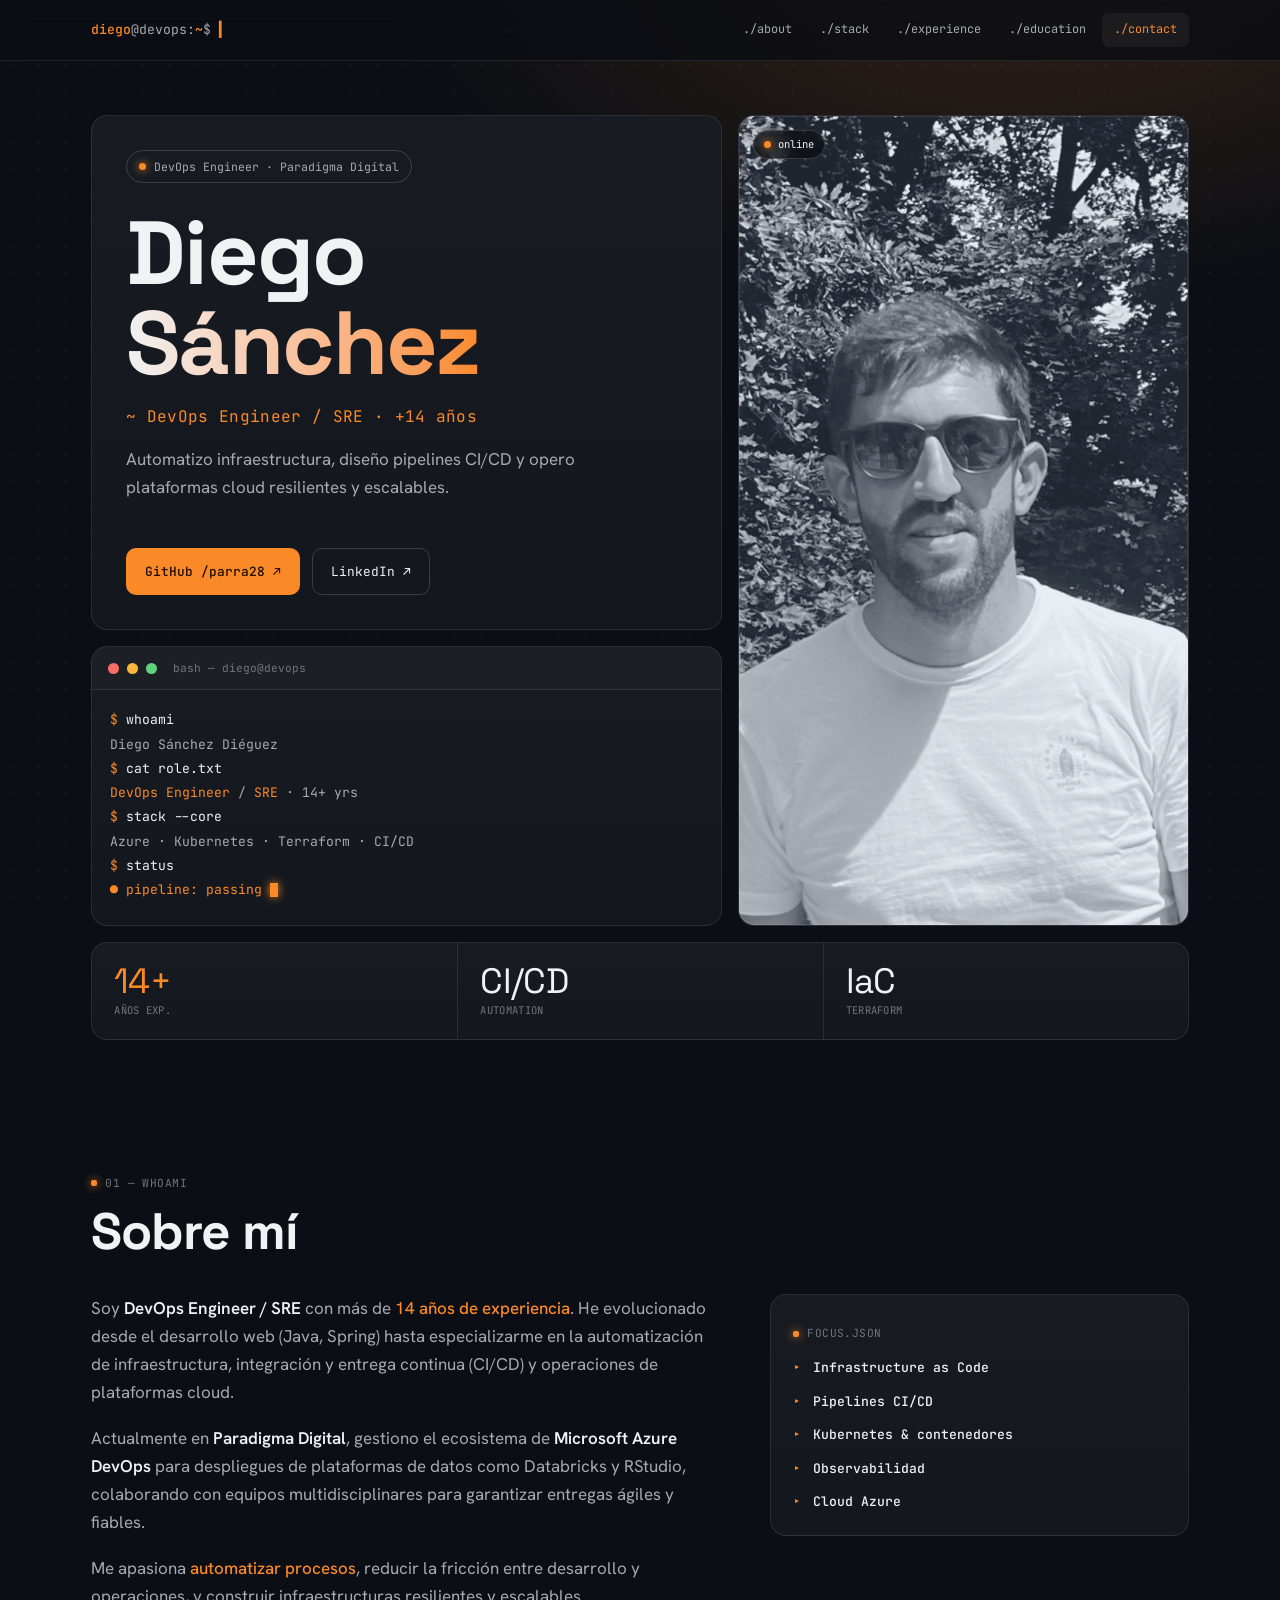
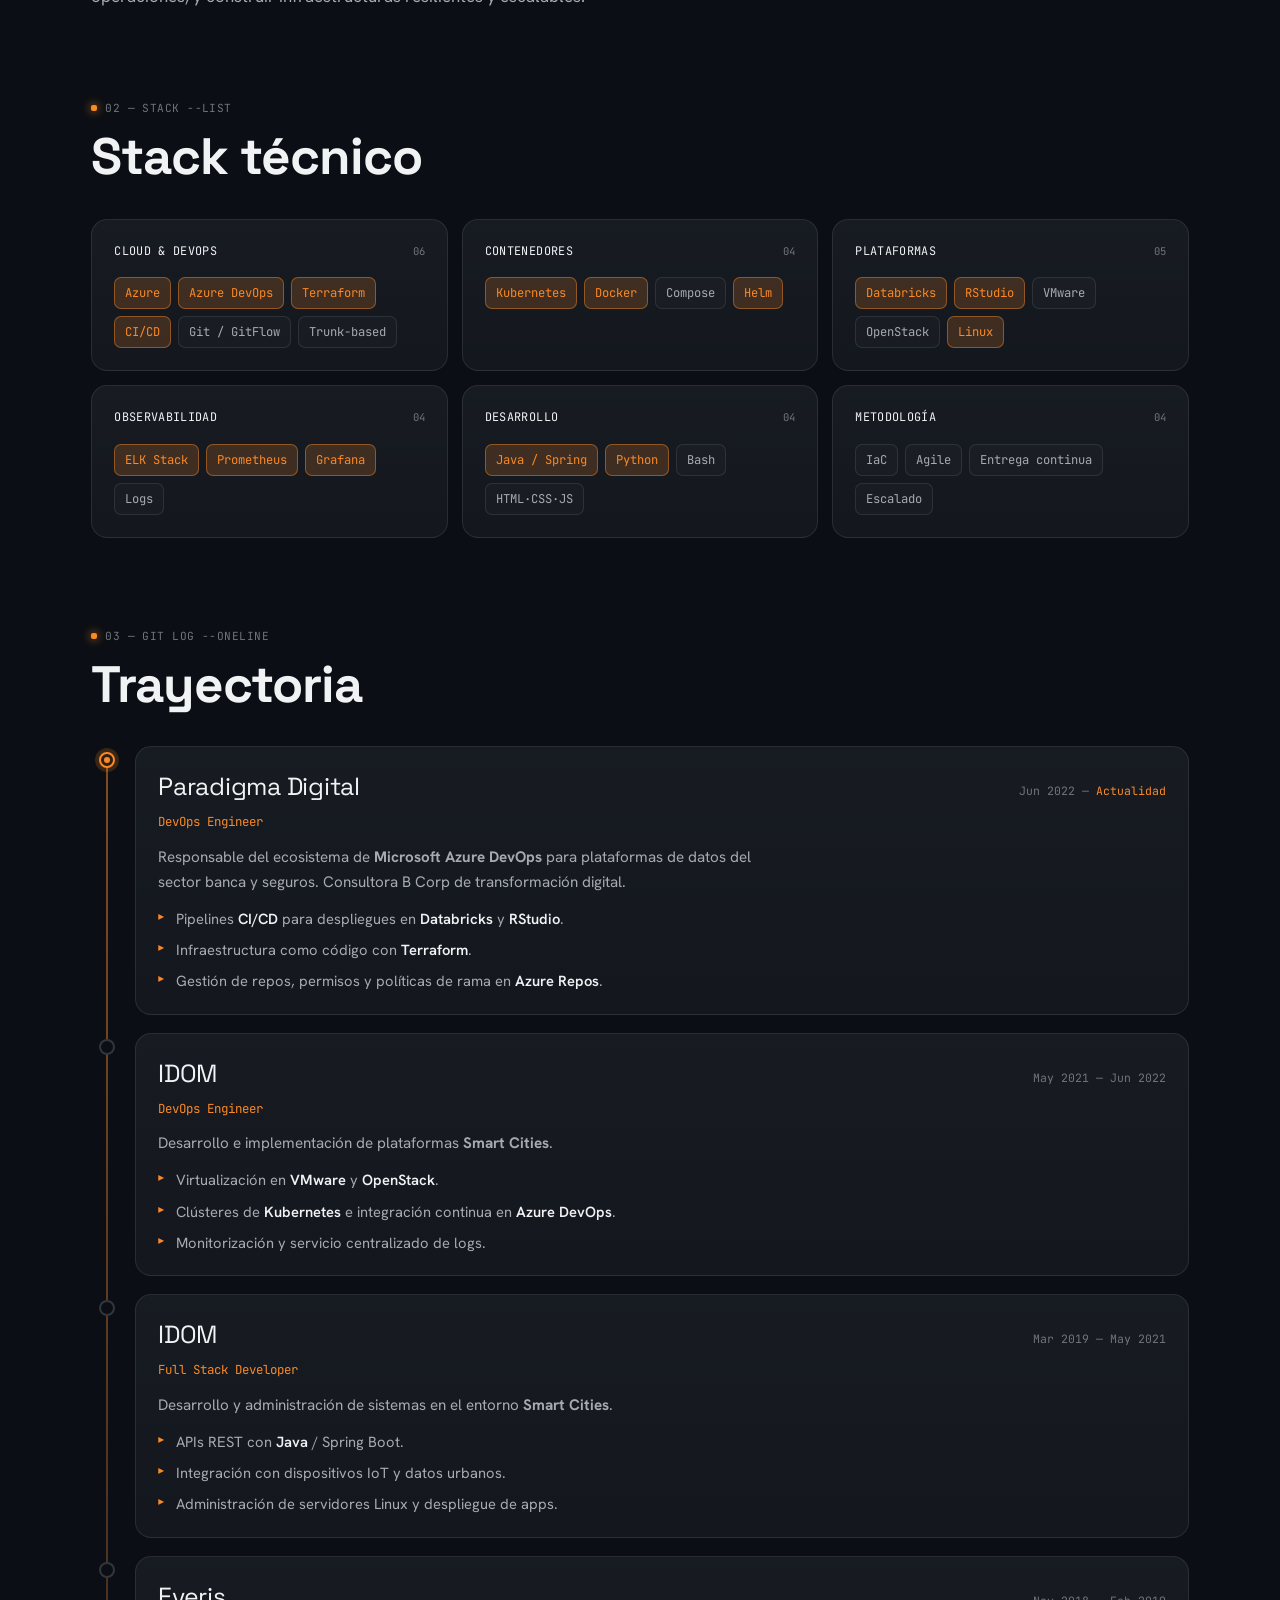
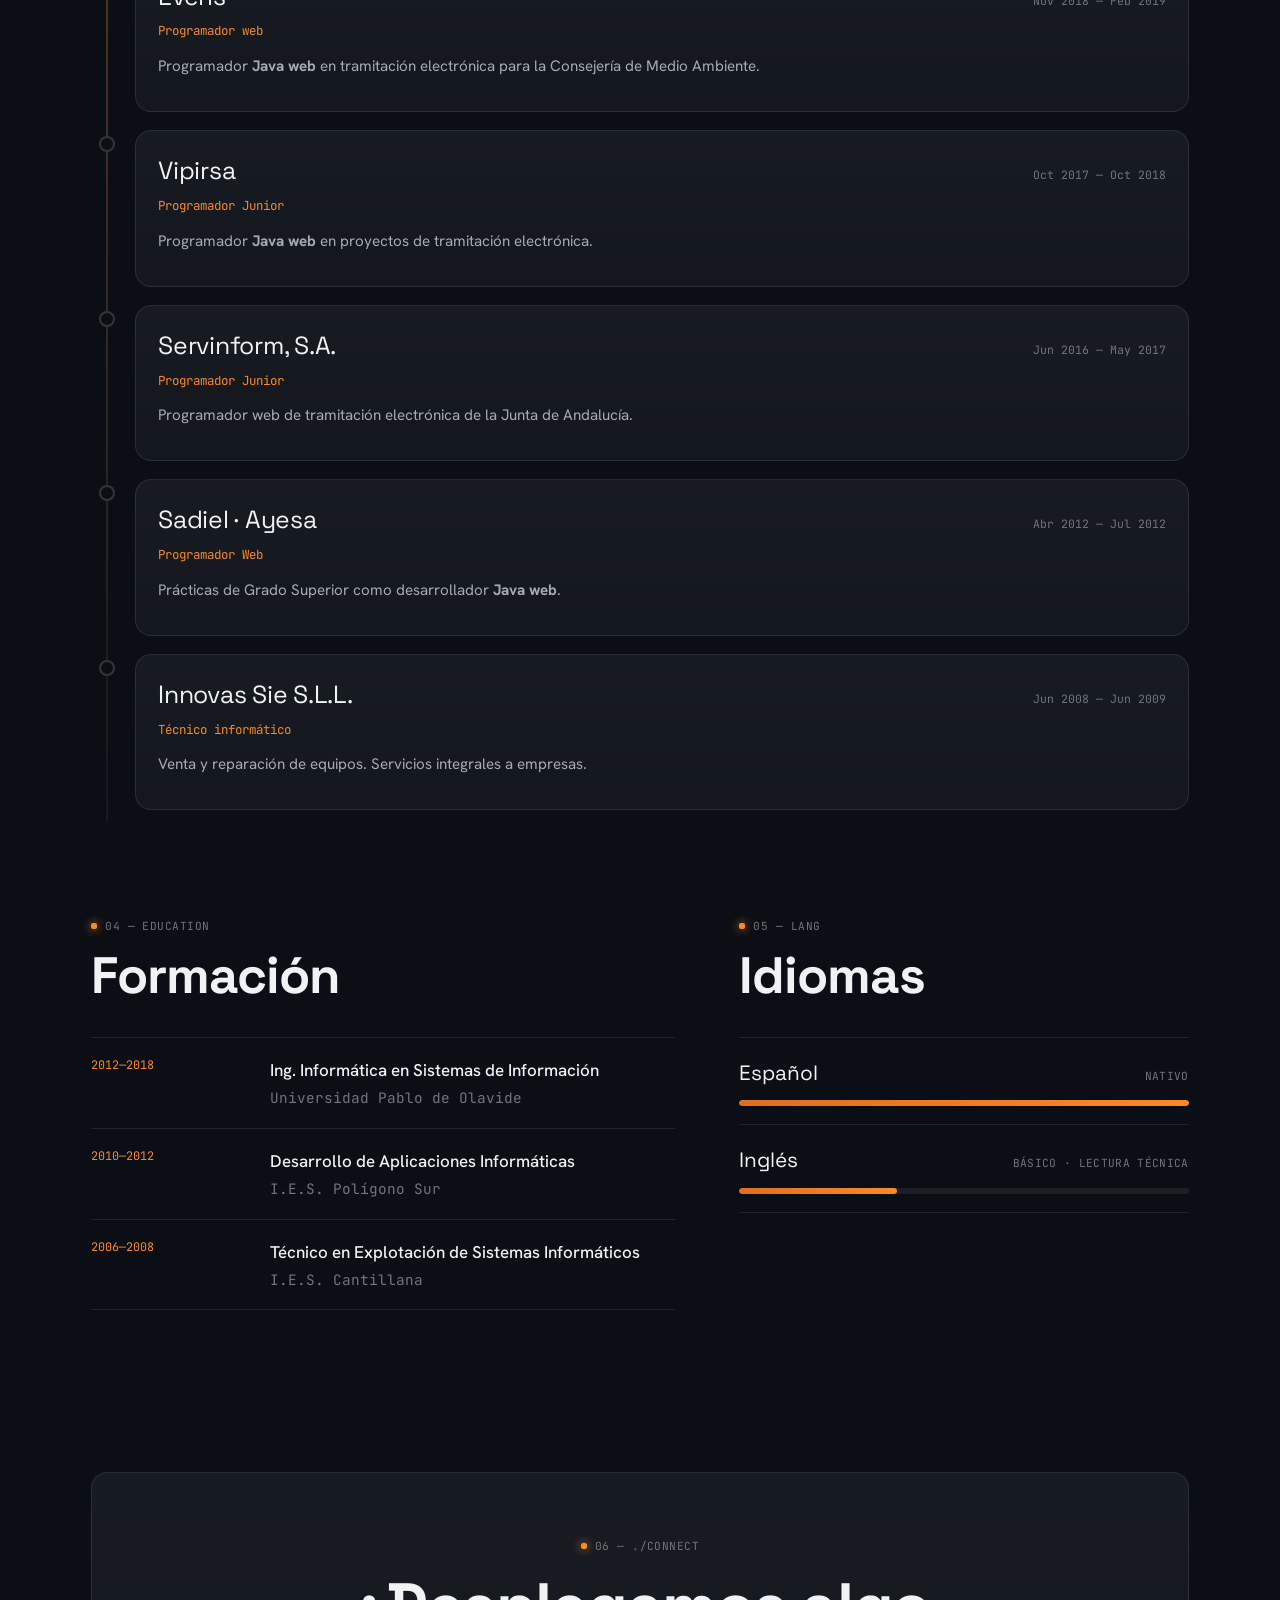
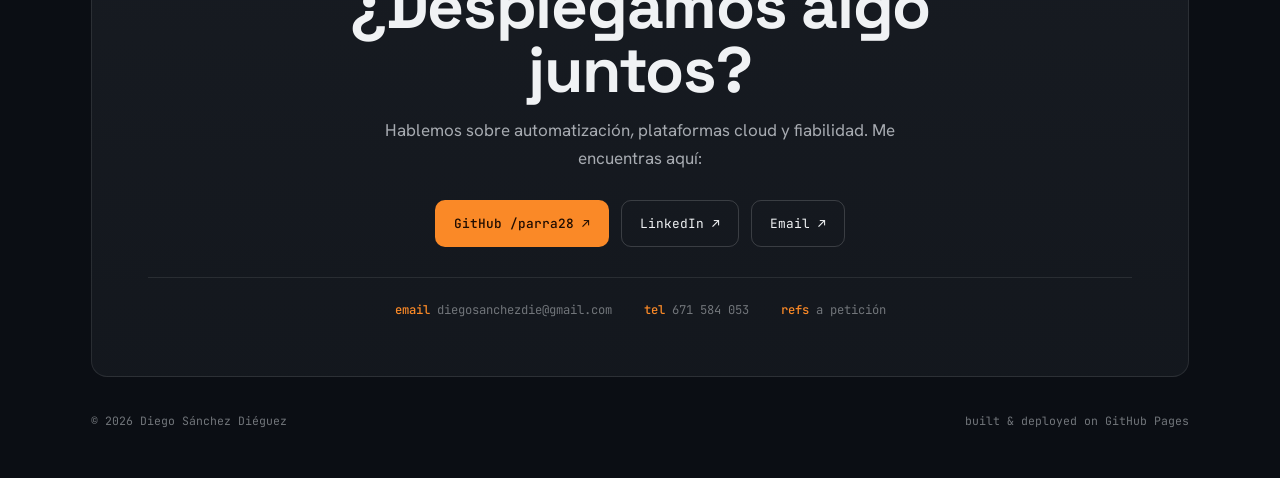
<file: index.html>
<!DOCTYPE html>
<html lang="es">
<head>
<meta charset="UTF-8" />
<meta name="viewport" content="width=device-width, initial-scale=1.0" />
<title>Diego Sánchez · DevOps Engineer / SRE</title>
<meta name="description" content="Diego Sánchez Diéguez — DevOps Engineer / SRE. +14 años automatizando infraestructura, CI/CD y plataformas cloud (Azure, Kubernetes, Terraform)." />
<meta property="og:title" content="Diego Sánchez · DevOps Engineer / SRE" />
<meta property="og:description" content="DevOps Engineer / SRE — automatización de infraestructura, CI/CD y cloud." />
<meta property="og:type" content="website" />
<link rel="preconnect" href="https://fonts.googleapis.com" />
<link rel="preconnect" href="https://fonts.gstatic.com" crossorigin />
<link href="https://fonts.googleapis.com/css2?family=Space+Grotesk:wght@400;500;600;700&family=JetBrains+Mono:wght@400;500;700&family=Hanken+Grotesk:wght@300;400;500;600&display=swap" rel="stylesheet" />
<style>
  :root {
    --bg: oklch(0.165 0.012 260);
    --bg-2: oklch(0.205 0.014 260);
    --panel: oklch(0.222 0.014 260);
    --panel-2: oklch(0.255 0.015 260);
    --line: oklch(1 0 0 / 0.09);
    --line-2: oklch(1 0 0 / 0.16);
    --ink: oklch(0.96 0.004 250);
    --ink-soft: oklch(0.74 0.01 255);
    --ink-faint: oklch(0.56 0.01 255);

    --accent: oklch(0.74 0.17 55);
    --accent-deep: oklch(0.66 0.16 50);
    --accent-glow: oklch(0.74 0.17 55 / 0.18);
    --accent-ink: oklch(0.18 0.04 55);

    --font-display: "Space Grotesk", system-ui, sans-serif;
    --font-mono: "JetBrains Mono", ui-monospace, monospace;
    --font-body: "Hanken Grotesk", system-ui, sans-serif;

    --maxw: 1200px;
    --gutter: clamp(18px, 4vw, 56px);
  }
  * { box-sizing: border-box; }
  html { -webkit-font-smoothing: antialiased; text-rendering: optimizeLegibility; scroll-behavior: smooth; }
  body {
    margin: 0; color: var(--ink); font-family: var(--font-body);
    font-size: 17px; line-height: 1.65; overflow-x: hidden;
    background:
      radial-gradient(1100px 620px at 80% -8%, var(--accent-glow), transparent 60%),
      var(--bg);
    background-attachment: fixed;
  }
  body::before {
    content: ""; position: fixed; inset: 0; z-index: 0; pointer-events: none;
    background-image: radial-gradient(oklch(1 0 0 / 0.045) 1px, transparent 1px);
    background-size: 26px 26px;
  }
  body > * { position: relative; z-index: 1; }
  ::selection { background: var(--accent); color: var(--accent-ink); }
  a { color: inherit; text-decoration: none; }

  .wrap { max-width: var(--maxw); margin: 0 auto; padding-left: var(--gutter); padding-right: var(--gutter); }
  .mono { font-family: var(--font-mono); }
  .accent { color: var(--accent); }
  .display { font-family: var(--font-display); letter-spacing: -0.02em; line-height: 1; }

  /* ── NAV ── */
  .nav { position: sticky; top: 0; z-index: 40; background: color-mix(in oklch, var(--bg) 78%, transparent); backdrop-filter: blur(14px); border-bottom: 1px solid var(--line); }
  .nav .wrap { display: flex; align-items: center; justify-content: space-between; height: 60px; }
  .nav .prompt { font-family: var(--font-mono); font-size: 0.82rem; color: var(--ink-soft); }
  .nav .prompt .accent { font-weight: 500; }
  .nav .prompt .blink { color: var(--accent); animation: blink 1.1s steps(1) infinite; }
  @keyframes blink { 50% { opacity: 0; } }
  .nav nav { display: flex; gap: 4px; }
  .nav nav a { font-family: var(--font-mono); font-size: 0.74rem; color: var(--ink-soft); padding: 7px 12px; border-radius: 7px; transition: all .15s; }
  .nav nav a:hover, .nav nav a.active { color: var(--accent); background: oklch(1 0 0 / 0.05); }
  @media (max-width: 760px){ .nav nav { display: none; } }

  /* ── card primitive ── */
  .card { background: linear-gradient(180deg, var(--panel), var(--bg-2)); border: 1px solid var(--line); border-radius: 16px; }
  .tag-label { display: inline-flex; align-items: center; gap: 8px; font-family: var(--font-mono); font-size: 0.7rem; letter-spacing: 0.04em; text-transform: uppercase; color: var(--ink-faint); }
  .tag-label::before { content: ""; width: 6px; height: 6px; border-radius: 2px; background: var(--accent); box-shadow: 0 0 10px var(--accent); }

  /* ── HERO ── */
  .hero { padding-top: clamp(34px, 6vh, 70px); padding-bottom: clamp(28px, 5vh, 56px); }
  .hero-grid { display: grid; grid-template-columns: 1.4fr 1fr; grid-auto-rows: auto; gap: 16px; }
  .cell-intro { grid-column: 1; grid-row: 1; }
  .cell-term { grid-column: 1; grid-row: 2; }
  .cell-photo { grid-column: 2; grid-row: 1 / span 2; }
  .cell-stats { grid-column: 1 / -1; grid-row: 3; }
  .cell { padding: clamp(22px, 3vw, 34px); }

  .cell-intro { display: flex; flex-direction: column; justify-content: space-between; gap: 26px; }
  .badge-row { display: flex; gap: 10px; flex-wrap: wrap; }
  .badge { display: inline-flex; align-items: center; gap: 8px; font-family: var(--font-mono); font-size: 0.72rem; color: var(--ink-soft); border: 1px solid var(--line-2); border-radius: 100px; padding: 6px 12px; }
  .badge .ok { width: 7px; height: 7px; border-radius: 50%; background: var(--accent); box-shadow: 0 0 9px var(--accent); }
  .hero h1 { margin: 0; font-size: clamp(2.9rem, 7vw, 5.6rem); color: var(--ink); }
  .hero h1 .grad { background: linear-gradient(92deg, var(--ink), var(--accent)); -webkit-background-clip: text; background-clip: text; -webkit-text-fill-color: transparent; }
  .hero .sub { margin-top: 16px; font-family: var(--font-mono); font-size: clamp(0.82rem, 1.4vw, 1rem); color: var(--accent); letter-spacing: 0.02em; }
  .hero .blurb { margin-top: 14px; color: var(--ink-soft); max-width: 46ch; }
  .cta-row { display: flex; gap: 12px; flex-wrap: wrap; margin-top: 4px; }
  .btn { display: inline-flex; align-items: center; gap: 9px; font-family: var(--font-mono); font-size: 0.8rem; padding: 12px 18px; border-radius: 10px; transition: all .18s; border: 1px solid transparent; }
  .btn.primary { background: var(--accent); color: var(--accent-ink); font-weight: 500; }
  .btn.primary:hover { box-shadow: 0 0 0 4px var(--accent-glow); transform: translateY(-2px); }
  .btn.ghost { border-color: var(--line-2); color: var(--ink); }
  .btn.ghost:hover { border-color: var(--accent); color: var(--accent); transform: translateY(-2px); }

  /* terminal cell */
  .cell-term { padding: 0; overflow: hidden; display: flex; flex-direction: column; }
  .term-bar { display: flex; align-items: center; gap: 8px; padding: 12px 16px; border-bottom: 1px solid var(--line); background: oklch(1 0 0 / 0.02); }
  .term-bar .dot { width: 11px; height: 11px; border-radius: 50%; }
  .term-bar .d1 { background: oklch(0.7 0.17 25); } .term-bar .d2 { background: oklch(0.82 0.15 80); } .term-bar .d3 { background: oklch(0.78 0.16 150); }
  .term-bar .ttl { margin-left: 8px; font-family: var(--font-mono); font-size: 0.7rem; color: var(--ink-faint); }
  .term-body { padding: 18px 18px 22px; font-family: var(--font-mono); font-size: 0.82rem; line-height: 1.85; flex: 1; }
  .term-body .ln { white-space: pre-wrap; }
  .term-body .cmd::before { content: "$ "; color: var(--accent); }
  .term-body .cmt { color: var(--ink-faint); }
  .term-body .out { color: var(--ink-soft); }
  .term-body .key { color: var(--accent); }
  .term-body .cursor { display: inline-block; width: 8px; height: 1.05em; vertical-align: -0.18em; background: var(--accent); box-shadow: 0 0 8px var(--accent); animation: blink 1.1s steps(1) infinite; }
  .reveal { opacity: 0; transform: translateY(4px); animation: rise .4s ease forwards; }
  @keyframes rise { to { opacity: 1; transform: none; } }
  @media (prefers-reduced-motion: reduce){ .reveal { animation: none; opacity: 1; transform: none; } .term-body .cursor { animation: none; } }

  /* photo cell */
  .cell-photo { padding: 0; position: relative; overflow: hidden; min-height: 340px; }
  .cell-photo img { width: 100%; height: 100%; object-fit: cover; object-position: 50% 42%; display: block; filter: contrast(1.02); }
  .cell-photo .glow { position: absolute; inset: 0; box-shadow: inset 0 0 0 1px var(--line); border-radius: 16px; pointer-events: none; }
  .cell-photo .live { position: absolute; top: 14px; left: 14px; display: inline-flex; align-items: center; gap: 7px; font-family: var(--font-mono); font-size: 0.66rem; color: var(--ink); background: oklch(0.15 0.01 260 / 0.7); backdrop-filter: blur(6px); padding: 5px 10px; border-radius: 100px; border: 1px solid var(--line-2); }
  .cell-photo .live .ok { width: 7px; height: 7px; border-radius: 50%; background: var(--accent); box-shadow: 0 0 9px var(--accent); }

  /* stats cell */
  .cell-stats { display: grid; grid-template-columns: repeat(3, 1fr); gap: 0; padding: 0; }
  .cell-stats .s { padding: 20px clamp(14px,2vw,22px); border-left: 1px solid var(--line); }
  .cell-stats .s:first-child { border-left: none; }
  .cell-stats .s .k { font-family: var(--font-display); font-size: clamp(1.5rem, 3vw, 2.2rem); color: var(--ink); letter-spacing: -0.02em; }
  .cell-stats .s .k.accent { color: var(--accent); }
  .cell-stats .s .l { margin-top: 4px; font-family: var(--font-mono); font-size: 0.66rem; letter-spacing: 0.03em; text-transform: uppercase; color: var(--ink-faint); }

  @media (max-width: 880px){
    .hero-grid { grid-template-columns: 1fr; }
    .cell-intro, .cell-term, .cell-photo, .cell-stats { grid-column: auto; grid-row: auto; }
    .cell-photo { min-height: 340px; order: -1; }
  }

  /* ── SECTION ── */
  section.block { padding-top: clamp(56px, 9vh, 110px); scroll-margin-top: 72px; }
  .sec-head { margin-bottom: clamp(26px, 4vh, 44px); }
  .sec-head .tag-label { margin-bottom: 14px; }
  .sec-head h2 { margin: 0; font-size: clamp(1.9rem, 4.4vw, 3.2rem); color: var(--ink); }

  /* ── ABOUT ── */
  .about { display: grid; grid-template-columns: 1.5fr 1fr; gap: clamp(24px, 4vw, 60px); align-items: start; }
  .about .body p { margin: 0 0 18px; color: var(--ink-soft); max-width: 62ch; }
  .about .body p:last-child { margin: 0; }
  .about .body strong { color: var(--ink); font-weight: 600; }
  .about .body .hl { color: var(--accent); font-weight: 500; }
  .about .aside { padding: 22px; }
  .about .aside .tag-label { margin-bottom: 14px; }
  .about .aside ul { list-style: none; margin: 0; padding: 0; display: flex; flex-direction: column; gap: 12px; }
  .about .aside li { display: flex; gap: 12px; align-items: baseline; font-family: var(--font-mono); font-size: 0.82rem; color: var(--ink-soft); }
  .about .aside li b { color: var(--ink); font-weight: 500; }
  .about .aside li .accent { color: var(--accent); }
  @media (max-width: 820px){ .about { grid-template-columns: 1fr; gap: 24px; } }

  /* ── SKILLS ── */
  .stack { display: grid; grid-template-columns: repeat(3, 1fr); gap: 14px; }
  .scat { padding: 22px; }
  .scat .h { display: flex; align-items: center; justify-content: space-between; margin-bottom: 16px; }
  .scat .h .n { font-family: var(--font-mono); font-size: 0.74rem; letter-spacing: 0.03em; text-transform: uppercase; color: var(--ink); }
  .scat .h .i { font-family: var(--font-mono); font-size: 0.66rem; color: var(--ink-faint); }
  .chips { display: flex; flex-wrap: wrap; gap: 7px; }
  .chip { font-family: var(--font-mono); font-size: 0.76rem; padding: 5px 10px; border-radius: 7px; border: 1px solid var(--line); color: var(--ink-soft); background: oklch(1 0 0 / 0.02); transition: all .15s; cursor: default; }
  .chip:hover { border-color: var(--line-2); color: var(--ink); }
  .chip.key { border-color: color-mix(in oklch, var(--accent) 45%, transparent); color: var(--accent); background: var(--accent-glow); }
  @media (max-width: 920px){ .stack { grid-template-columns: repeat(2, 1fr); } }
  @media (max-width: 600px){ .stack { grid-template-columns: 1fr; } }

  /* ── EXPERIENCE / PIPELINE ── */
  .pipe { position: relative; margin-left: 8px; }
  .pipe::before { content: ""; position: absolute; left: 7px; top: 6px; bottom: 6px; width: 2px; background: linear-gradient(var(--accent), var(--line)); opacity: 0.5; }
  .stage { position: relative; padding-left: 36px; padding-bottom: 18px; }
  .stage .node { position: absolute; left: 0; top: 6px; width: 16px; height: 16px; border-radius: 50%; background: var(--bg); border: 2px solid var(--line-2); }
  .stage.live .node { border-color: var(--accent); box-shadow: 0 0 0 4px var(--accent-glow); }
  .stage.live .node::after { content: ""; position: absolute; inset: 3px; border-radius: 50%; background: var(--accent); box-shadow: 0 0 8px var(--accent); }
  .stage .jobcard { padding: 20px 22px; transition: border-color .2s, transform .2s; }
  .stage .jobcard:hover { border-color: var(--line-2); transform: translateX(3px); }
  .stage .top { display: flex; flex-wrap: wrap; align-items: baseline; justify-content: space-between; gap: 8px; margin-bottom: 4px; }
  .stage .co { font-family: var(--font-display); font-size: clamp(1.2rem, 2.2vw, 1.55rem); color: var(--ink); letter-spacing: -0.01em; }
  .stage .when { font-family: var(--font-mono); font-size: 0.72rem; color: var(--ink-faint); }
  .stage .when .now { color: var(--accent); }
  .stage .role { font-family: var(--font-mono); font-size: 0.78rem; color: var(--accent); margin-bottom: 12px; }
  .stage .desc { color: var(--ink-soft); font-size: 0.95rem; margin: 0 0 12px; max-width: 70ch; }
  .stage ul { list-style: none; margin: 0; padding: 0; display: flex; flex-direction: column; gap: 7px; max-width: 70ch; }
  .stage ul li { position: relative; padding-left: 18px; font-size: 0.92rem; color: var(--ink-soft); }
  .stage ul li::before { content: "▸"; position: absolute; left: 0; color: var(--accent); font-size: 0.8em; }
  .stage ul li b { color: var(--ink); font-weight: 600; }

  /* ── EDU + LANG ── */
  .two { display: grid; grid-template-columns: 1.3fr 1fr; gap: clamp(28px, 5vw, 64px); }
  @media (max-width: 820px){ .two { grid-template-columns: 1fr; gap: 44px; } }
  .erow { display: grid; grid-template-columns: 0.4fr 1fr; gap: 16px; padding: 18px 0; border-top: 1px solid var(--line); }
  .erow:last-child { border-bottom: 1px solid var(--line); }
  .erow .yr { font-family: var(--font-mono); font-size: 0.74rem; color: var(--accent); }
  .erow .deg { color: var(--ink); font-weight: 500; margin-bottom: 2px; }
  .erow .sch { font-size: 0.9rem; color: var(--ink-faint); font-family: var(--font-mono); }
  .lrow { padding: 18px 0; border-top: 1px solid var(--line); }
  .lrow:last-child { border-bottom: 1px solid var(--line); }
  .lrow .lh { display: flex; justify-content: space-between; align-items: baseline; margin-bottom: 10px; }
  .lrow .ln { font-family: var(--font-display); font-size: 1.3rem; color: var(--ink); }
  .lrow .lv { font-family: var(--font-mono); font-size: 0.7rem; text-transform: uppercase; letter-spacing: 0.03em; color: var(--ink-faint); }
  .bar { height: 6px; border-radius: 100px; background: oklch(1 0 0 / 0.07); overflow: hidden; }
  .bar i { display: block; height: 100%; border-radius: 100px; background: linear-gradient(90deg, var(--accent-deep), var(--accent)); box-shadow: 0 0 12px var(--accent-glow); }

  /* ── CONTACT ── */
  .contact { margin-top: clamp(56px, 9vh, 110px); padding: clamp(34px, 5vw, 56px); text-align: center; }
  .contact .tag-label { margin-bottom: 18px; }
  .contact h2 { margin: 0 auto 14px; font-size: clamp(2rem, 6vw, 4rem); color: var(--ink); max-width: 16ch; }
  .contact .lead { color: var(--ink-soft); max-width: 52ch; margin: 0 auto 28px; }
  .contact .cta-row { justify-content: center; }
  .contact .meta { margin-top: 30px; padding-top: 22px; border-top: 1px solid var(--line); display: flex; flex-wrap: wrap; justify-content: center; gap: 8px 32px; }
  .contact .meta span { font-family: var(--font-mono); font-size: 0.76rem; color: var(--ink-faint); }
  .contact .meta b { color: var(--accent); font-weight: 500; }

  footer { padding: 34px 0 48px; }
  footer .wrap { display: flex; flex-wrap: wrap; gap: 12px; justify-content: space-between; align-items: center; }
  footer .mono { font-family: var(--font-mono); font-size: 0.72rem; color: var(--ink-faint); }

</style>
</head>
<body>

  <header class="nav">
    <div class="wrap">
      <a class="prompt" href="#top"><span class="accent">diego</span>@devops:<span class="accent">~</span>$ <span class="blink">▍</span></a>
      <nav>
        <a href="#about">./about</a>
        <a href="#skills">./stack</a>
        <a href="#experience">./experience</a>
        <a href="#education">./education</a>
        <a href="#contact">./contact</a>
      </nav>
    </div>
  </header>

  <main id="top">

    <!-- HERO -->
    <section class="hero" data-screen-label="Hero">
      <div class="wrap">
        <div class="hero-grid">

          <div class="card cell cell-intro">
            <div class="badge-row">
              <span class="badge"><span class="ok"></span> DevOps Engineer · Paradigma Digital</span>
            </div>
            <div>
              <h1 class="display">Diego <span class="grad">Sánchez</span></h1>
              <div class="sub">~ DevOps Engineer / SRE · +14 años</div>
              <p class="blurb">Automatizo infraestructura, diseño pipelines CI/CD y opero plataformas cloud resilientes y escalables.</p>
            </div>
            <div class="cta-row">
              <a class="btn primary" href="https://github.com/parra28" target="_blank" rel="noopener">GitHub /parra28 ↗</a>
              <a class="btn ghost" href="https://www.linkedin.com/in/diego-sanchez-dieguez-24111447" target="_blank" rel="noopener">LinkedIn ↗</a>
            </div>
          </div>

          <div class="card cell-term">
            <div class="term-bar">
              <span class="dot d1"></span><span class="dot d2"></span><span class="dot d3"></span>
              <span class="ttl">bash — diego@devops</span>
            </div>
            <div class="term-body" id="term">
              <div class="ln reveal cmd" style="animation-delay:.05s">whoami</div>
              <div class="ln reveal out" style="animation-delay:.20s">Diego Sánchez Diéguez</div>
              <div class="ln reveal cmd" style="animation-delay:.40s">cat role.txt</div>
              <div class="ln reveal out" style="animation-delay:.55s"><span class="key">DevOps Engineer</span> / <span class="key">SRE</span> · 14+ yrs</div>
              <div class="ln reveal cmd" style="animation-delay:.75s">stack --core</div>
              <div class="ln reveal out" style="animation-delay:.90s">Azure · Kubernetes · Terraform · CI/CD</div>
              <div class="ln reveal cmd" style="animation-delay:1.1s">status</div>
              <div class="ln reveal out" style="animation-delay:1.25s"><span class="key">● pipeline: passing</span> <span class="cursor"></span></div>
            </div>
          </div>

          <div class="card cell-photo">
            <!-- Tu foto: sube tu imagen como assets/diego.jpg (recomendado 4:5). Si no existe, se muestra el marcador. -->
            <img src="assets/diego.jpg" alt="Diego Sánchez Diéguez" onerror="this.onerror=null;this.src='assets/diego-placeholder.svg';" />
            <span class="live"><span class="ok"></span> online</span>
            <span class="glow"></span>
          </div>

          <div class="card cell-stats">
            <div class="s"><div class="k accent display">14+</div><div class="l">años exp.</div></div>
            <div class="s"><div class="k display">CI/CD</div><div class="l">automation</div></div>
            <div class="s"><div class="k display">IaC</div><div class="l">terraform</div></div>
          </div>

        </div>
      </div>
    </section>

    <!-- ABOUT -->
    <section class="block" id="about" data-screen-label="Sobre mí">
      <div class="wrap">
        <div class="sec-head">
          <span class="tag-label">01 — whoami</span>
          <h2 class="display">Sobre mí</h2>
        </div>
        <div class="about">
          <div class="body">
            <p>Soy <strong>DevOps Engineer / SRE</strong> con más de <span class="hl">14 años de experiencia</span>. He evolucionado desde el desarrollo web (Java, Spring) hasta especializarme en la automatización de infraestructura, integración y entrega continua (CI/CD) y operaciones de plataformas cloud.</p>
            <p>Actualmente en <strong>Paradigma Digital</strong>, gestiono el ecosistema de <strong>Microsoft Azure DevOps</strong> para despliegues de plataformas de datos como Databricks y RStudio, colaborando con equipos multidisciplinares para garantizar entregas ágiles y fiables.</p>
            <p>Me apasiona <span class="hl">automatizar procesos</span>, reducir la fricción entre desarrollo y operaciones, y construir infraestructuras resilientes y escalables.</p>
          </div>
          <div class="card aside">
            <span class="tag-label">focus.json</span>
            <ul>
              <li><span class="accent">▸</span> <b>Infrastructure as Code</b></li>
              <li><span class="accent">▸</span> <b>Pipelines CI/CD</b></li>
              <li><span class="accent">▸</span> <b>Kubernetes &amp; contenedores</b></li>
              <li><span class="accent">▸</span> <b>Observabilidad</b></li>
              <li><span class="accent">▸</span> <b>Cloud Azure</b></li>
            </ul>
          </div>
        </div>
      </div>
    </section>

    <!-- SKILLS -->
    <section class="block" id="skills" data-screen-label="Stack">
      <div class="wrap">
        <div class="sec-head">
          <span class="tag-label">02 — stack --list</span>
          <h2 class="display">Stack técnico</h2>
        </div>
        <div class="stack">
          <div class="card scat">
            <div class="h"><span class="n">Cloud &amp; DevOps</span><span class="i">06</span></div>
            <div class="chips">
              <span class="chip key">Azure</span><span class="chip key">Azure DevOps</span>
              <span class="chip key">Terraform</span><span class="chip key">CI/CD</span>
              <span class="chip">Git / GitFlow</span><span class="chip">Trunk-based</span>
            </div>
          </div>
          <div class="card scat">
            <div class="h"><span class="n">Contenedores</span><span class="i">04</span></div>
            <div class="chips">
              <span class="chip key">Kubernetes</span><span class="chip key">Docker</span>
              <span class="chip">Compose</span><span class="chip key">Helm</span>
            </div>
          </div>
          <div class="card scat">
            <div class="h"><span class="n">Plataformas</span><span class="i">05</span></div>
            <div class="chips">
              <span class="chip key">Databricks</span><span class="chip key">RStudio</span>
              <span class="chip">VMware</span><span class="chip">OpenStack</span><span class="chip key">Linux</span>
            </div>
          </div>
          <div class="card scat">
            <div class="h"><span class="n">Observabilidad</span><span class="i">04</span></div>
            <div class="chips">
              <span class="chip key">ELK Stack</span><span class="chip key">Prometheus</span>
              <span class="chip key">Grafana</span><span class="chip">Logs</span>
            </div>
          </div>
          <div class="card scat">
            <div class="h"><span class="n">Desarrollo</span><span class="i">04</span></div>
            <div class="chips">
              <span class="chip key">Java / Spring</span><span class="chip key">Python</span>
              <span class="chip">Bash</span><span class="chip">HTML·CSS·JS</span>
            </div>
          </div>
          <div class="card scat">
            <div class="h"><span class="n">Metodología</span><span class="i">04</span></div>
            <div class="chips">
              <span class="chip">IaC</span><span class="chip">Agile</span>
              <span class="chip">Entrega continua</span><span class="chip">Escalado</span>
            </div>
          </div>
        </div>
      </div>
    </section>

    <!-- EXPERIENCE -->
    <section class="block" id="experience" data-screen-label="Experiencia">
      <div class="wrap">
        <div class="sec-head">
          <span class="tag-label">03 — git log --oneline</span>
          <h2 class="display">Trayectoria</h2>
        </div>
        <div class="pipe">

          <div class="stage live">
            <span class="node"></span>
            <div class="card jobcard">
              <div class="top"><span class="co">Paradigma Digital</span><span class="when">Jun 2022 — <span class="now">Actualidad</span></span></div>
              <div class="role">DevOps Engineer</div>
              <p class="desc">Responsable del ecosistema de <b>Microsoft Azure DevOps</b> para plataformas de datos del sector banca y seguros. Consultora B Corp de transformación digital.</p>
              <ul>
                <li>Pipelines <b>CI/CD</b> para despliegues en <b>Databricks</b> y <b>RStudio</b>.</li>
                <li>Infraestructura como código con <b>Terraform</b>.</li>
                <li>Gestión de repos, permisos y políticas de rama en <b>Azure Repos</b>.</li>
              </ul>
            </div>
          </div>

          <div class="stage">
            <span class="node"></span>
            <div class="card jobcard">
              <div class="top"><span class="co">IDOM</span><span class="when">May 2021 — Jun 2022</span></div>
              <div class="role">DevOps Engineer</div>
              <p class="desc">Desarrollo e implementación de plataformas <b>Smart Cities</b>.</p>
              <ul>
                <li>Virtualización en <b>VMware</b> y <b>OpenStack</b>.</li>
                <li>Clústeres de <b>Kubernetes</b> e integración continua en <b>Azure DevOps</b>.</li>
                <li>Monitorización y servicio centralizado de logs.</li>
              </ul>
            </div>
          </div>

          <div class="stage">
            <span class="node"></span>
            <div class="card jobcard">
              <div class="top"><span class="co">IDOM</span><span class="when">Mar 2019 — May 2021</span></div>
              <div class="role">Full Stack Developer</div>
              <p class="desc">Desarrollo y administración de sistemas en el entorno <b>Smart Cities</b>.</p>
              <ul>
                <li>APIs REST con <b>Java</b> / Spring Boot.</li>
                <li>Integración con dispositivos IoT y datos urbanos.</li>
                <li>Administración de servidores Linux y despliegue de apps.</li>
              </ul>
            </div>
          </div>

          <div class="stage">
            <span class="node"></span>
            <div class="card jobcard">
              <div class="top"><span class="co">Everis</span><span class="when">Nov 2018 — Feb 2019</span></div>
              <div class="role">Programador web</div>
              <p class="desc">Programador <b>Java web</b> en tramitación electrónica para la Consejería de Medio Ambiente.</p>
            </div>
          </div>

          <div class="stage">
            <span class="node"></span>
            <div class="card jobcard">
              <div class="top"><span class="co">Vipirsa</span><span class="when">Oct 2017 — Oct 2018</span></div>
              <div class="role">Programador Junior</div>
              <p class="desc">Programador <b>Java web</b> en proyectos de tramitación electrónica.</p>
            </div>
          </div>

          <div class="stage">
            <span class="node"></span>
            <div class="card jobcard">
              <div class="top"><span class="co">Servinform, S.A.</span><span class="when">Jun 2016 — May 2017</span></div>
              <div class="role">Programador Junior</div>
              <p class="desc">Programador web de tramitación electrónica de la Junta de Andalucía.</p>
            </div>
          </div>

          <div class="stage">
            <span class="node"></span>
            <div class="card jobcard">
              <div class="top"><span class="co">Sadiel · Ayesa</span><span class="when">Abr 2012 — Jul 2012</span></div>
              <div class="role">Programador Web</div>
              <p class="desc">Prácticas de Grado Superior como desarrollador <b>Java web</b>.</p>
            </div>
          </div>

          <div class="stage">
            <span class="node"></span>
            <div class="card jobcard">
              <div class="top"><span class="co">Innovas Sie S.L.L.</span><span class="when">Jun 2008 — Jun 2009</span></div>
              <div class="role">Técnico informático</div>
              <p class="desc">Venta y reparación de equipos. Servicios integrales a empresas.</p>
            </div>
          </div>

        </div>
      </div>
    </section>

    <!-- EDU + LANG -->
    <section class="block" id="education" data-screen-label="Educación e idiomas">
      <div class="wrap">
        <div class="two">
          <div>
            <div class="sec-head">
              <span class="tag-label">04 — education</span>
              <h2 class="display">Formación</h2>
            </div>
            <div class="erow">
              <div class="yr">2012—2018</div>
              <div><div class="deg">Ing. Informática en Sistemas de Información</div><div class="sch">Universidad Pablo de Olavide</div></div>
            </div>
            <div class="erow">
              <div class="yr">2010—2012</div>
              <div><div class="deg">Desarrollo de Aplicaciones Informáticas</div><div class="sch">I.E.S. Polígono Sur</div></div>
            </div>
            <div class="erow">
              <div class="yr">2006—2008</div>
              <div><div class="deg">Técnico en Explotación de Sistemas Informáticos</div><div class="sch">I.E.S. Cantillana</div></div>
            </div>
          </div>
          <div>
            <div class="sec-head">
              <span class="tag-label">05 — lang</span>
              <h2 class="display">Idiomas</h2>
            </div>
            <div class="lrow">
              <div class="lh"><span class="ln">Español</span><span class="lv">Nativo</span></div>
              <div class="bar"><i style="width:100%"></i></div>
            </div>
            <div class="lrow">
              <div class="lh"><span class="ln">Inglés</span><span class="lv">Básico · lectura técnica</span></div>
              <div class="bar"><i style="width:35%"></i></div>
            </div>
          </div>
        </div>
      </div>
    </section>

    <!-- CONTACT -->
    <section class="block" id="contact" data-screen-label="Contacto">
      <div class="wrap">
        <div class="card contact">
          <span class="tag-label">06 — ./connect</span>
          <h2 class="display">¿Desplegamos algo juntos?</h2>
          <p class="lead">Hablemos sobre automatización, plataformas cloud y fiabilidad. Me encuentras aquí:</p>
          <div class="cta-row">
            <a class="btn primary" href="https://github.com/parra28" target="_blank" rel="noopener">GitHub /parra28 ↗</a>
            <a class="btn ghost" href="https://www.linkedin.com/in/diego-sanchez-dieguez-24111447" target="_blank" rel="noopener">LinkedIn ↗</a>
            <a class="btn ghost" href="mailto:diegosanchezdie@gmail.com">Email ↗</a>
          </div>
          <div class="meta">
            <span><b>email</b> diegosanchezdie@gmail.com</span>
            <span><b>tel</b> 671 584 053</span>
            <span><b>refs</b> a petición</span>
          </div>
        </div>
      </div>
    </section>

    <footer>
      <div class="wrap">
        <span class="mono">© 2026 Diego Sánchez Diéguez</span>
        <span class="mono">built &amp; deployed on GitHub Pages</span>
      </div>
    </footer>

  </main>

  <script>
    (function () {
      var links = Array.prototype.slice.call(document.querySelectorAll('.nav nav a'));
      var map = {}; links.forEach(function (l) { map[l.getAttribute('href').slice(1)] = l; });
      var obs = new IntersectionObserver(function (es) {
        es.forEach(function (en) { if (en.isIntersecting && map[en.target.id]) { links.forEach(function (l) { l.classList.remove('active'); }); map[en.target.id].classList.add('active'); } });
      }, { rootMargin: '-45% 0px -50% 0px' });
      ['about','skills','experience','education','contact'].forEach(function (id) { var el = document.getElementById(id); if (el) obs.observe(el); });
    })();
  </script>

</body>
</html>
</file>
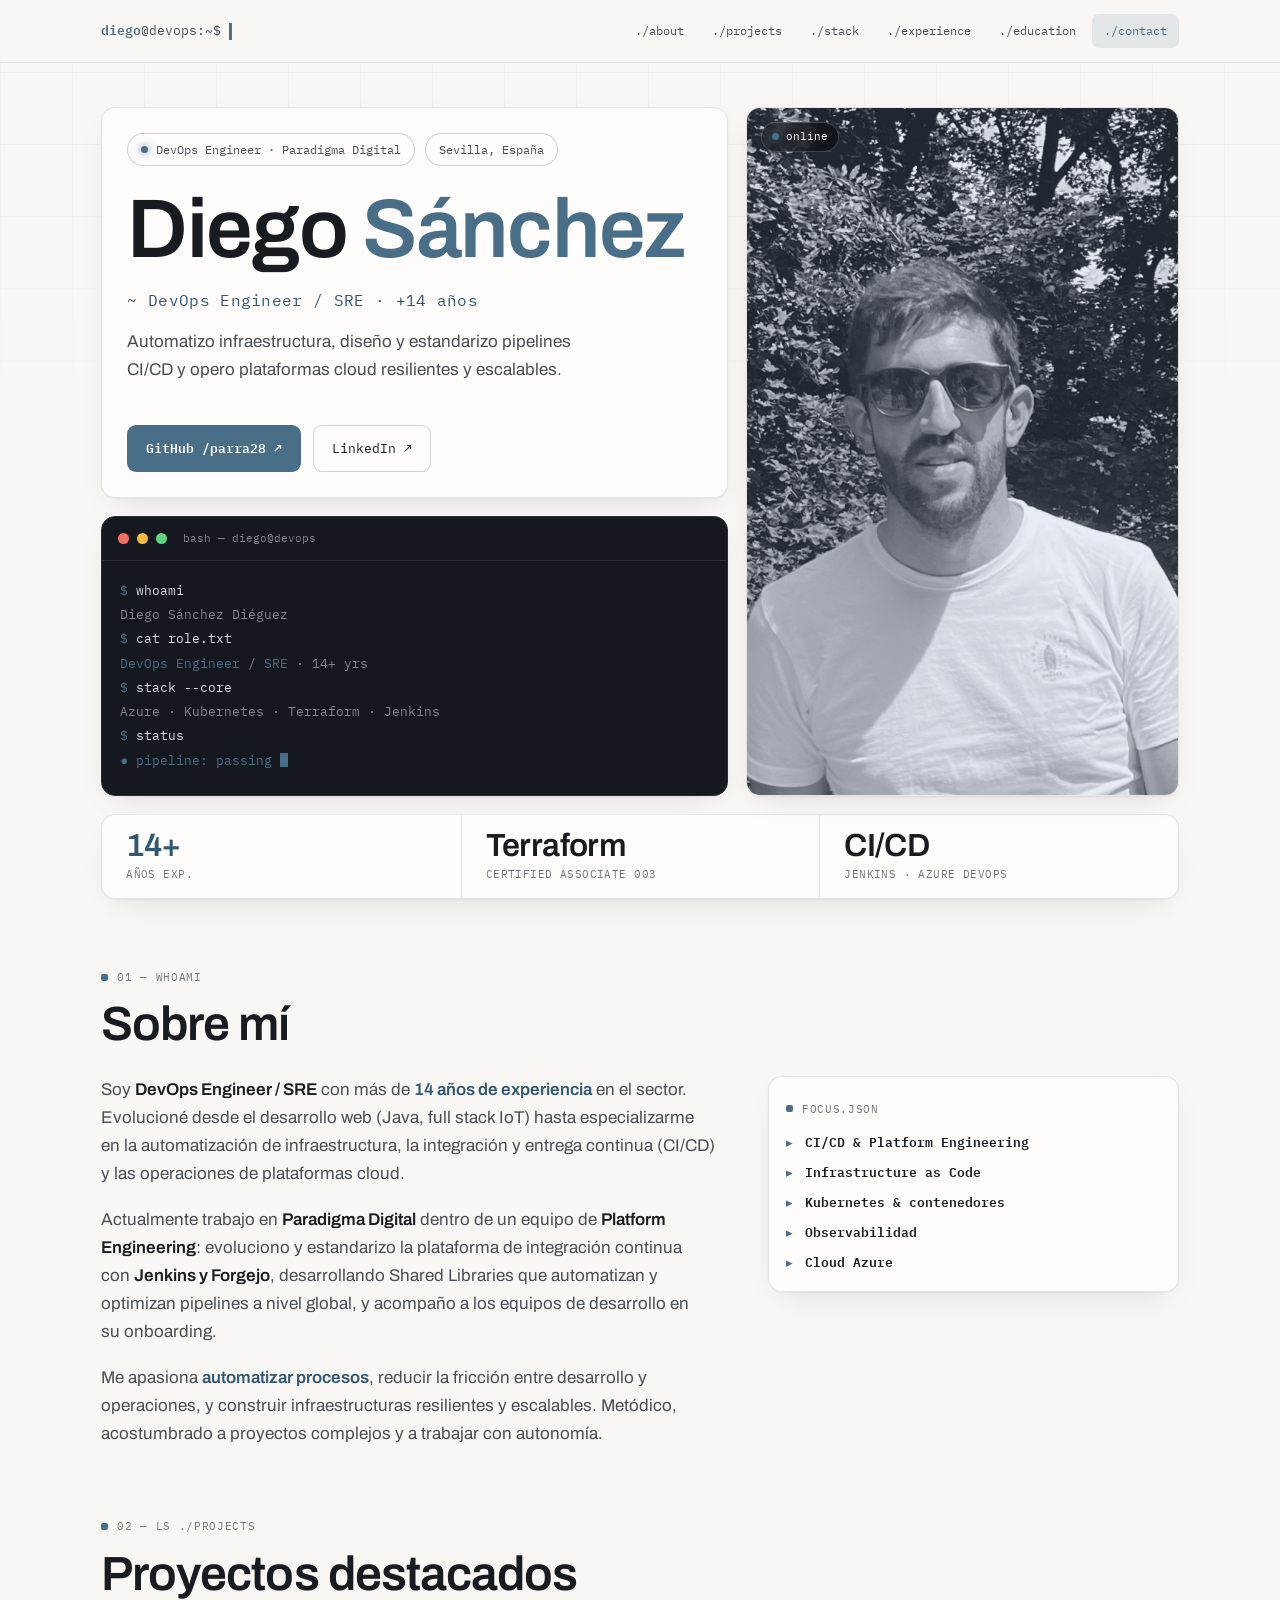
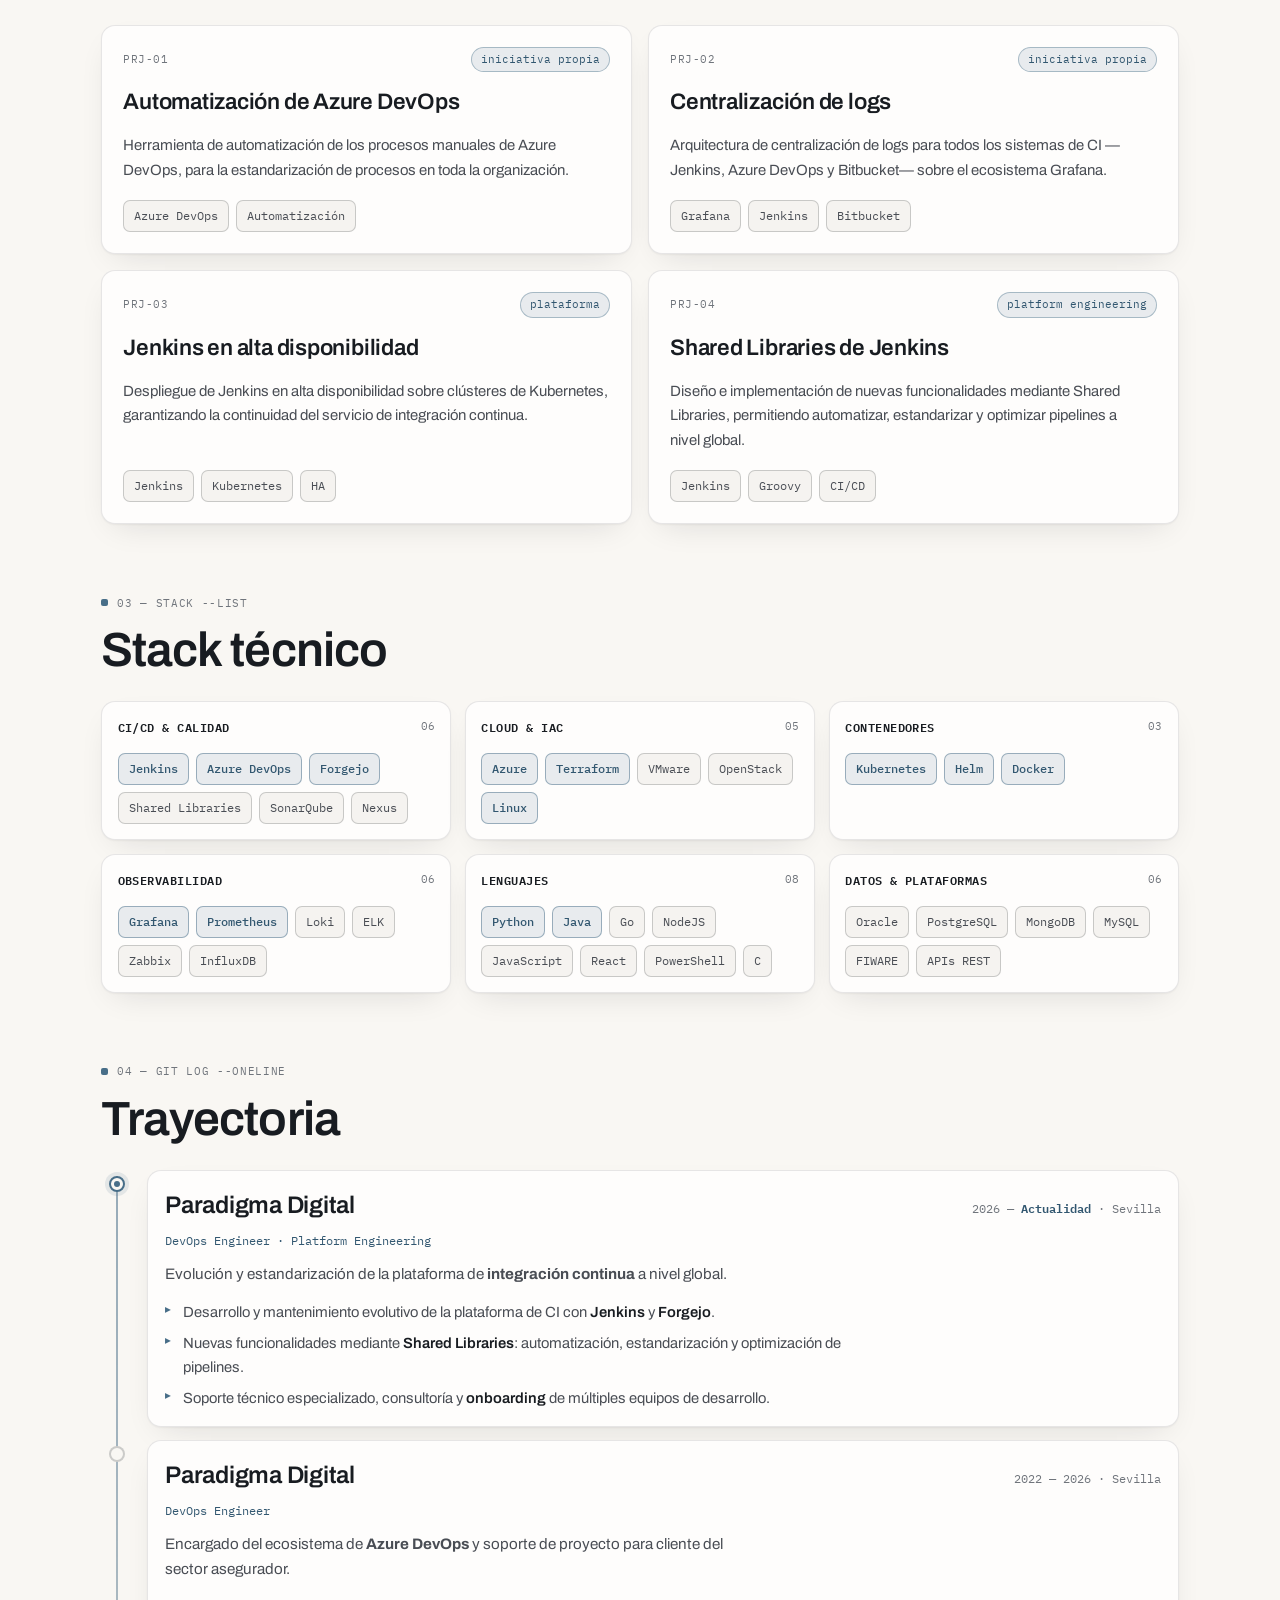
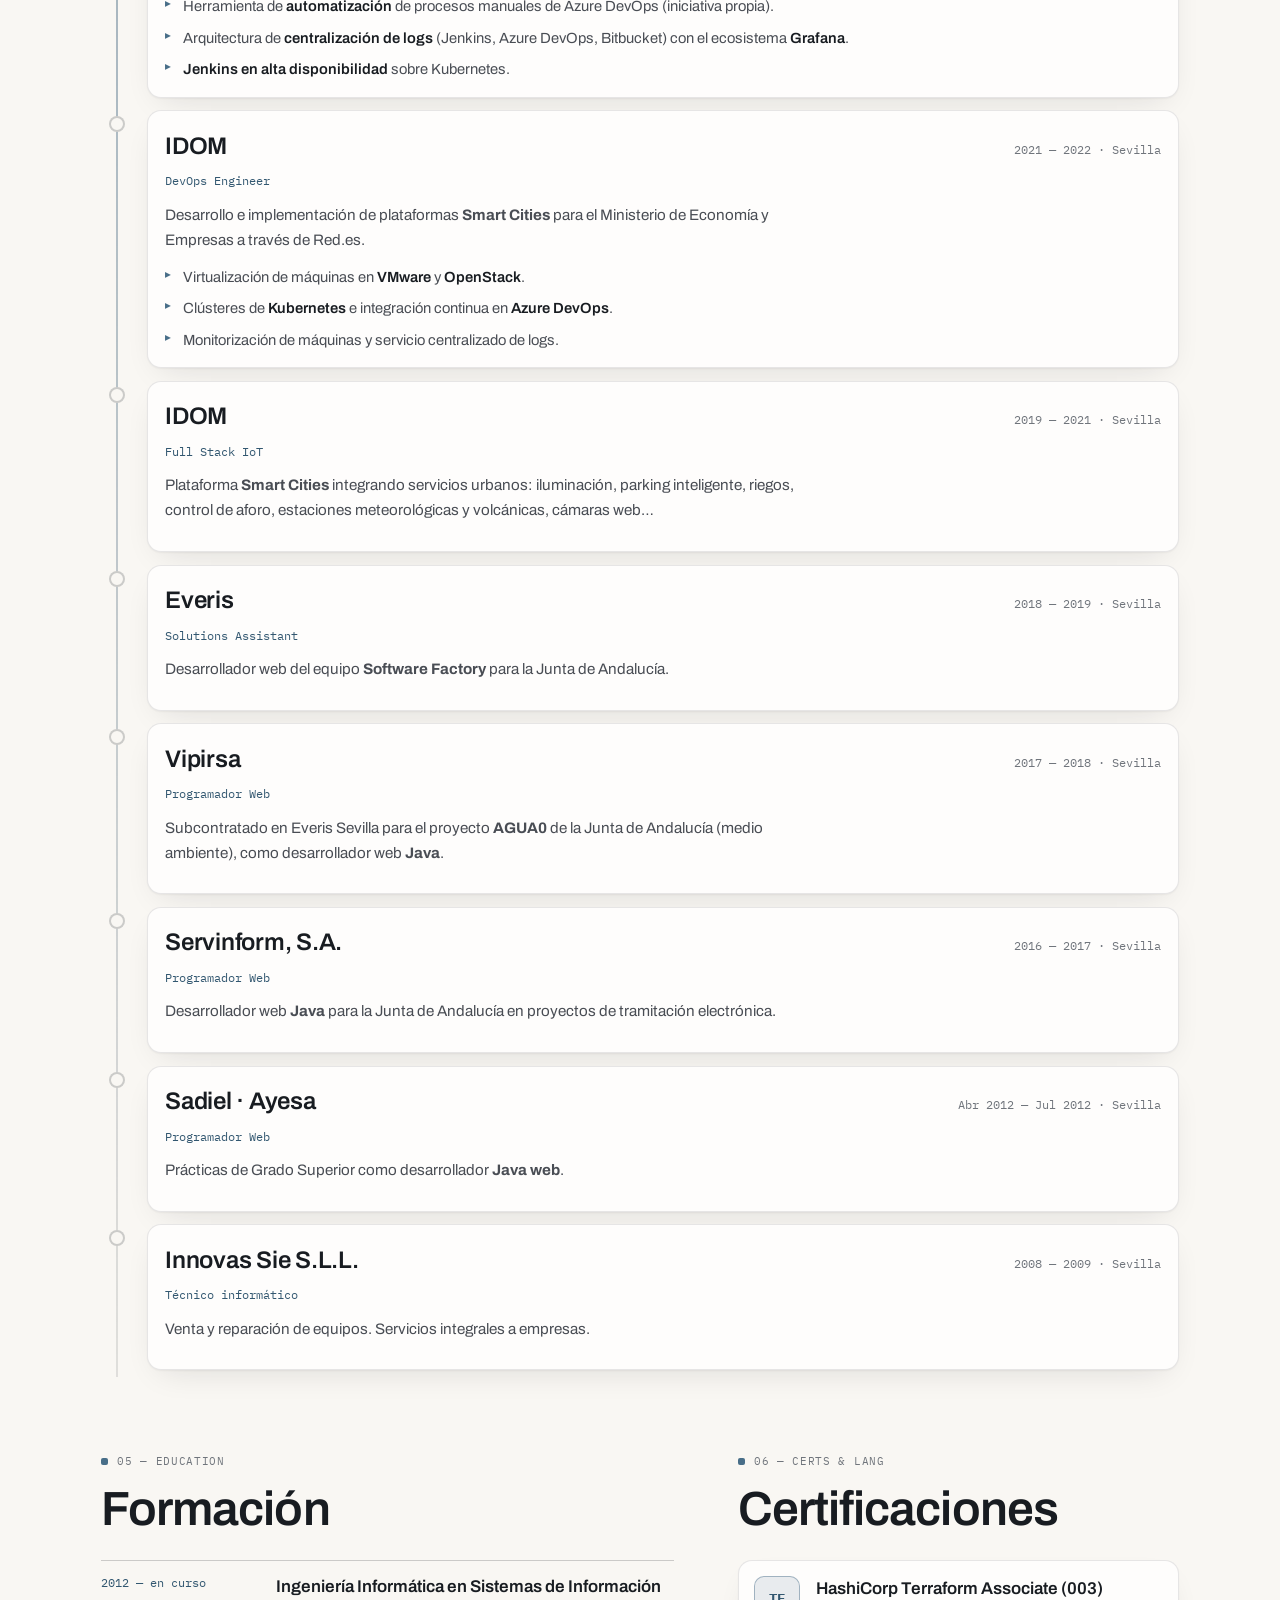
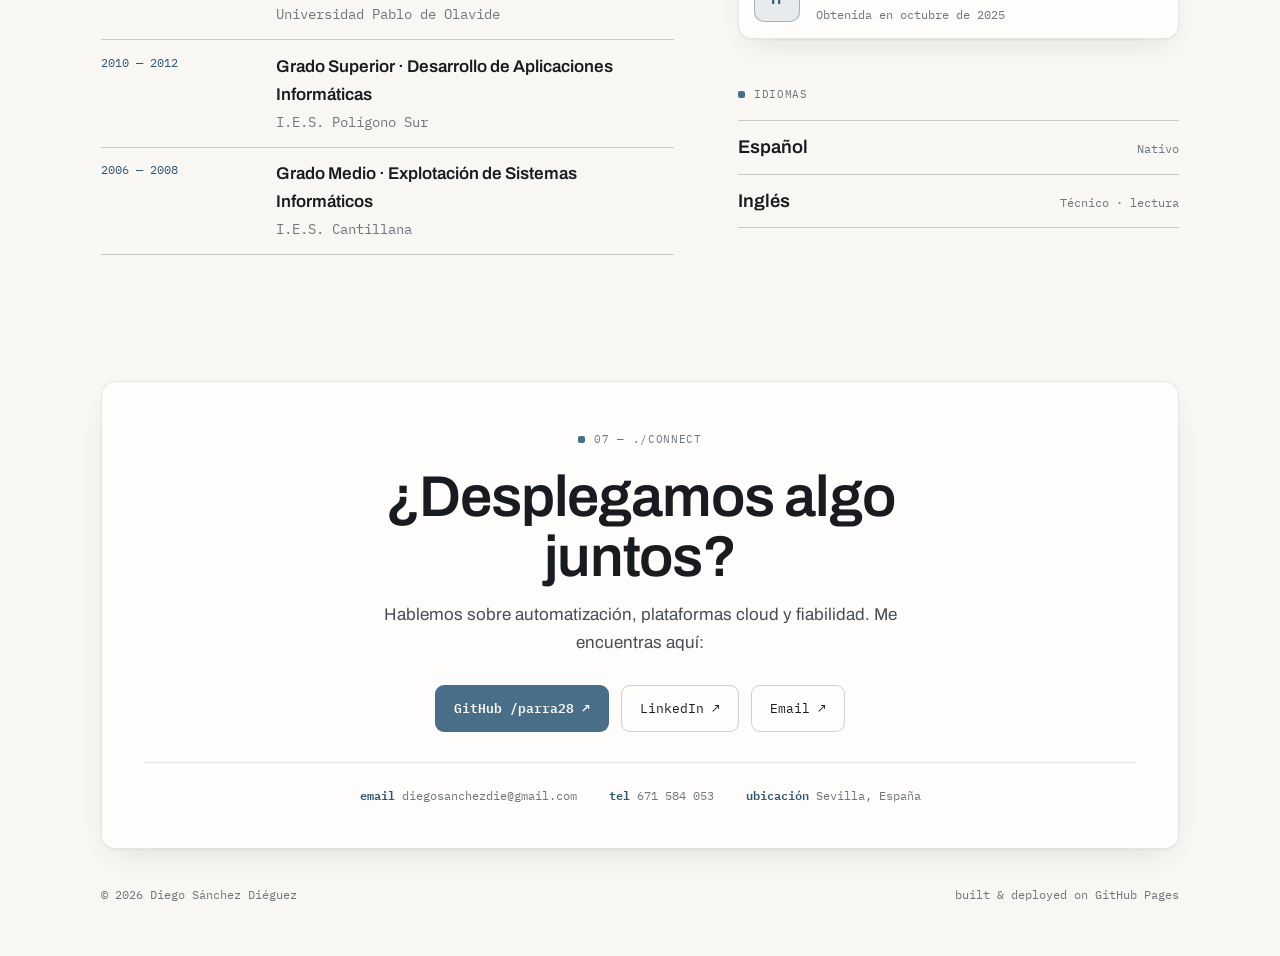
<file: site/index.html>
<!DOCTYPE html>
<html lang="es" data-dir="a" data-mode="light">
<head>
<meta charset="UTF-8" />
<meta name="viewport" content="width=device-width, initial-scale=1.0" />
<title>Diego Sánchez · DevOps Engineer / SRE</title>
<meta name="description" content="Diego Sánchez Diéguez — DevOps Engineer / SRE. +14 años automatizando infraestructura, CI/CD y plataformas cloud (Azure, Kubernetes, Terraform, Jenkins)." />
<meta property="og:title" content="Diego Sánchez · DevOps Engineer / SRE" />
<meta property="og:description" content="DevOps Engineer / SRE — automatización de infraestructura, CI/CD y cloud." />
<meta property="og:type" content="website" />
<link rel="preconnect" href="https://fonts.googleapis.com" />
<link rel="preconnect" href="https://fonts.gstatic.com" crossorigin />
<link href="https://fonts.googleapis.com/css2?family=Archivo:wght@400;500;600;700&family=IBM+Plex+Mono:wght@400;500;700&display=swap" rel="stylesheet" />
<link rel="stylesheet" href="porfolio.css" />
<style>
  /* Configuración final: A · Editorial, claro, azul acero, Archivo + IBM Plex Mono, compacto */
  :root {
    --accent: oklch(0.52 0.06 240);
    --accent-deep: oklch(0.44 0.06 240);
    --accent-glow: oklch(0.52 0.06 240 / 0.12);
    --font-display: "Archivo", system-ui, sans-serif;
    --font-mono: "IBM Plex Mono", ui-monospace, monospace;
    --font-body: "Archivo", system-ui, sans-serif;
    --density: 0.7;
  }
</style>
</head>
<body>

  <header class="nav">
    <div class="wrap">
      <a class="prompt" href="#top"><span class="accent">diego</span>@devops:<span class="accent">~</span>$ <span class="blink">▍</span></a>
      <nav>
        <a href="#about">./about</a>
        <a href="#projects">./projects</a>
        <a href="#skills">./stack</a>
        <a href="#experience">./experience</a>
        <a href="#education">./education</a>
        <a href="#contact">./contact</a>
      </nav>
    </div>
  </header>

  <main id="top">

    <!-- HERO -->
    <section class="hero" data-screen-label="Hero">
      <div class="wrap">
        <div class="hero-grid">

          <div class="card cell cell-intro">
            <div class="badge-row">
              <span class="badge"><span class="ok"></span> DevOps Engineer · Paradigma Digital</span>
              <span class="badge">Sevilla, España</span>
            </div>
            <div>
              <h1 class="display">Diego <span class="grad">Sánchez</span></h1>
              <div class="sub">~ DevOps Engineer / SRE · +14 años</div>
              <p class="blurb">Automatizo infraestructura, diseño y estandarizo pipelines CI/CD y opero plataformas cloud resilientes y escalables.</p>
            </div>
            <div class="cta-row">
              <a class="btn primary" href="https://github.com/parra28" target="_blank" rel="noopener">GitHub /parra28 ↗</a>
              <a class="btn ghost" href="https://www.linkedin.com/in/diego-sanchez-dieguez-24111447" target="_blank" rel="noopener">LinkedIn ↗</a>
            </div>
          </div>

          <div class="card cell-term">
            <div class="term-bar">
              <span class="dot d1"></span><span class="dot d2"></span><span class="dot d3"></span>
              <span class="ttl">bash — diego@devops</span>
            </div>
            <div class="term-body" id="term">
              <div class="ln reveal cmd" style="animation-delay:.05s">whoami</div>
              <div class="ln reveal out" style="animation-delay:.20s">Diego Sánchez Diéguez</div>
              <div class="ln reveal cmd" style="animation-delay:.40s">cat role.txt</div>
              <div class="ln reveal out" style="animation-delay:.55s"><span class="key">DevOps Engineer</span> / <span class="key">SRE</span> · 14+ yrs</div>
              <div class="ln reveal cmd" style="animation-delay:.75s">stack --core</div>
              <div class="ln reveal out" style="animation-delay:.90s">Azure · Kubernetes · Terraform · Jenkins</div>
              <div class="ln reveal cmd" style="animation-delay:1.1s">status</div>
              <div class="ln reveal out" style="animation-delay:1.25s"><span class="key">● pipeline: passing</span> <span class="cursor"></span></div>
            </div>
          </div>

          <div class="card cell-photo">
            <img src="assets/diego.jpg" alt="Diego Sánchez Diéguez" onerror="this.onerror=null;this.src='assets/diego-placeholder.svg';" />
            <span class="live"><span class="ok"></span> online</span>
          </div>

          <div class="card cell-stats">
            <div class="s"><div class="k accent display">14+</div><div class="l">años exp.</div></div>
            <div class="s"><div class="k display">Terraform</div><div class="l">certified associate 003</div></div>
            <div class="s"><div class="k display">CI/CD</div><div class="l">jenkins · azure devops</div></div>
          </div>

        </div>
      </div>
    </section>

    <!-- ABOUT -->
    <section class="block" id="about" data-screen-label="Sobre mí">
      <div class="wrap">
        <div class="sec-head">
          <span class="tag-label">01 — whoami</span>
          <h2 class="display">Sobre mí</h2>
        </div>
        <div class="about">
          <div class="body">
            <p>Soy <strong>DevOps Engineer / SRE</strong> con más de <span class="hl">14 años de experiencia</span> en el sector. Evolucioné desde el desarrollo web (Java, full stack IoT) hasta especializarme en la automatización de infraestructura, la integración y entrega continua (CI/CD) y las operaciones de plataformas cloud.</p>
            <p>Actualmente trabajo en <strong>Paradigma Digital</strong> dentro de un equipo de <strong>Platform Engineering</strong>: evoluciono y estandarizo la plataforma de integración continua con <strong>Jenkins y Forgejo</strong>, desarrollando Shared Libraries que automatizan y optimizan pipelines a nivel global, y acompaño a los equipos de desarrollo en su onboarding.</p>
            <p>Me apasiona <span class="hl">automatizar procesos</span>, reducir la fricción entre desarrollo y operaciones, y construir infraestructuras resilientes y escalables. Metódico, acostumbrado a proyectos complejos y a trabajar con autonomía.</p>
          </div>
          <div class="card aside">
            <span class="tag-label">focus.json</span>
            <ul>
              <li><span class="accent">▸</span> <b>CI/CD &amp; Platform Engineering</b></li>
              <li><span class="accent">▸</span> <b>Infrastructure as Code</b></li>
              <li><span class="accent">▸</span> <b>Kubernetes &amp; contenedores</b></li>
              <li><span class="accent">▸</span> <b>Observabilidad</b></li>
              <li><span class="accent">▸</span> <b>Cloud Azure</b></li>
            </ul>
          </div>
        </div>
      </div>
    </section>

    <!-- PROJECTS -->
    <section class="block" id="projects" data-screen-label="Proyectos destacados">
      <div class="wrap">
        <div class="sec-head">
          <span class="tag-label">02 — ls ./projects</span>
          <h2 class="display">Proyectos destacados</h2>
        </div>
        <div class="projects">

          <div class="card proj">
            <div class="ph"><span class="pid">PRJ-01</span><span class="ctx">iniciativa propia</span></div>
            <h3>Automatización de Azure DevOps</h3>
            <p>Herramienta de automatización de los procesos manuales de Azure DevOps, para la estandarización de procesos en toda la organización.</p>
            <div class="pt chips"><span class="chip">Azure DevOps</span><span class="chip">Automatización</span></div>
          </div>

          <div class="card proj">
            <div class="ph"><span class="pid">PRJ-02</span><span class="ctx">iniciativa propia</span></div>
            <h3>Centralización de logs</h3>
            <p>Arquitectura de centralización de logs para todos los sistemas de CI —Jenkins, Azure DevOps y Bitbucket— sobre el ecosistema Grafana.</p>
            <div class="pt chips"><span class="chip">Grafana</span><span class="chip">Jenkins</span><span class="chip">Bitbucket</span></div>
          </div>

          <div class="card proj">
            <div class="ph"><span class="pid">PRJ-03</span><span class="ctx">plataforma</span></div>
            <h3>Jenkins en alta disponibilidad</h3>
            <p>Despliegue de Jenkins en alta disponibilidad sobre clústeres de Kubernetes, garantizando la continuidad del servicio de integración continua.</p>
            <div class="pt chips"><span class="chip">Jenkins</span><span class="chip">Kubernetes</span><span class="chip">HA</span></div>
          </div>

          <div class="card proj">
            <div class="ph"><span class="pid">PRJ-04</span><span class="ctx">platform engineering</span></div>
            <h3>Shared Libraries de Jenkins</h3>
            <p>Diseño e implementación de nuevas funcionalidades mediante Shared Libraries, permitiendo automatizar, estandarizar y optimizar pipelines a nivel global.</p>
            <div class="pt chips"><span class="chip">Jenkins</span><span class="chip">Groovy</span><span class="chip">CI/CD</span></div>
          </div>

        </div>
      </div>
    </section>

    <!-- SKILLS -->
    <section class="block" id="skills" data-screen-label="Stack">
      <div class="wrap">
        <div class="sec-head">
          <span class="tag-label">03 — stack --list</span>
          <h2 class="display">Stack técnico</h2>
        </div>
        <div class="stack">
          <div class="card scat">
            <div class="h"><span class="n">CI/CD &amp; Calidad</span><span class="i">06</span></div>
            <div class="chips">
              <span class="chip key">Jenkins</span><span class="chip key">Azure DevOps</span>
              <span class="chip key">Forgejo</span><span class="chip">Shared Libraries</span>
              <span class="chip">SonarQube</span><span class="chip">Nexus</span>
            </div>
          </div>
          <div class="card scat">
            <div class="h"><span class="n">Cloud &amp; IaC</span><span class="i">05</span></div>
            <div class="chips">
              <span class="chip key">Azure</span><span class="chip key">Terraform</span>
              <span class="chip">VMware</span><span class="chip">OpenStack</span><span class="chip key">Linux</span>
            </div>
          </div>
          <div class="card scat">
            <div class="h"><span class="n">Contenedores</span><span class="i">03</span></div>
            <div class="chips">
              <span class="chip key">Kubernetes</span><span class="chip key">Helm</span>
              <span class="chip key">Docker</span>
            </div>
          </div>
          <div class="card scat">
            <div class="h"><span class="n">Observabilidad</span><span class="i">06</span></div>
            <div class="chips">
              <span class="chip key">Grafana</span><span class="chip key">Prometheus</span>
              <span class="chip">Loki</span><span class="chip">ELK</span>
              <span class="chip">Zabbix</span><span class="chip">InfluxDB</span>
            </div>
          </div>
          <div class="card scat">
            <div class="h"><span class="n">Lenguajes</span><span class="i">08</span></div>
            <div class="chips">
              <span class="chip key">Python</span><span class="chip key">Java</span>
              <span class="chip">Go</span><span class="chip">NodeJS</span>
              <span class="chip">JavaScript</span><span class="chip">React</span>
              <span class="chip">PowerShell</span><span class="chip">C</span>
            </div>
          </div>
          <div class="card scat">
            <div class="h"><span class="n">Datos &amp; Plataformas</span><span class="i">06</span></div>
            <div class="chips">
              <span class="chip">Oracle</span><span class="chip">PostgreSQL</span>
              <span class="chip">MongoDB</span><span class="chip">MySQL</span>
              <span class="chip">FIWARE</span><span class="chip">APIs REST</span>
            </div>
          </div>
        </div>
      </div>
    </section>

    <!-- EXPERIENCE -->
    <section class="block" id="experience" data-screen-label="Experiencia">
      <div class="wrap">
        <div class="sec-head">
          <span class="tag-label">04 — git log --oneline</span>
          <h2 class="display">Trayectoria</h2>
        </div>
        <div class="pipe">

          <div class="stage live">
            <span class="node"></span>
            <div class="card jobcard">
              <div class="top"><span class="co">Paradigma Digital</span><span class="when">2026 — <span class="now">Actualidad</span> · Sevilla</span></div>
              <div class="role">DevOps Engineer · Platform Engineering</div>
              <p class="desc">Evolución y estandarización de la plataforma de <b>integración continua</b> a nivel global.</p>
              <ul>
                <li>Desarrollo y mantenimiento evolutivo de la plataforma de CI con <b>Jenkins</b> y <b>Forgejo</b>.</li>
                <li>Nuevas funcionalidades mediante <b>Shared Libraries</b>: automatización, estandarización y optimización de pipelines.</li>
                <li>Soporte técnico especializado, consultoría y <b>onboarding</b> de múltiples equipos de desarrollo.</li>
              </ul>
            </div>
          </div>

          <div class="stage">
            <span class="node"></span>
            <div class="card jobcard">
              <div class="top"><span class="co">Paradigma Digital</span><span class="when">2022 — 2026 · Sevilla</span></div>
              <div class="role">DevOps Engineer</div>
              <p class="desc">Encargado del ecosistema de <b>Azure DevOps</b> y soporte de proyecto para cliente del sector asegurador.</p>
              <ul>
                <li>Herramienta de <b>automatización</b> de procesos manuales de Azure DevOps (iniciativa propia).</li>
                <li>Arquitectura de <b>centralización de logs</b> (Jenkins, Azure DevOps, Bitbucket) con el ecosistema <b>Grafana</b>.</li>
                <li><b>Jenkins en alta disponibilidad</b> sobre Kubernetes.</li>
              </ul>
            </div>
          </div>

          <div class="stage">
            <span class="node"></span>
            <div class="card jobcard">
              <div class="top"><span class="co">IDOM</span><span class="when">2021 — 2022 · Sevilla</span></div>
              <div class="role">DevOps Engineer</div>
              <p class="desc">Desarrollo e implementación de plataformas <b>Smart Cities</b> para el Ministerio de Economía y Empresas a través de Red.es.</p>
              <ul>
                <li>Virtualización de máquinas en <b>VMware</b> y <b>OpenStack</b>.</li>
                <li>Clústeres de <b>Kubernetes</b> e integración continua en <b>Azure DevOps</b>.</li>
                <li>Monitorización de máquinas y servicio centralizado de logs.</li>
              </ul>
            </div>
          </div>

          <div class="stage">
            <span class="node"></span>
            <div class="card jobcard">
              <div class="top"><span class="co">IDOM</span><span class="when">2019 — 2021 · Sevilla</span></div>
              <div class="role">Full Stack IoT</div>
              <p class="desc">Plataforma <b>Smart Cities</b> integrando servicios urbanos: iluminación, parking inteligente, riegos, control de aforo, estaciones meteorológicas y volcánicas, cámaras web…</p>
            </div>
          </div>

          <div class="stage">
            <span class="node"></span>
            <div class="card jobcard">
              <div class="top"><span class="co">Everis</span><span class="when">2018 — 2019 · Sevilla</span></div>
              <div class="role">Solutions Assistant</div>
              <p class="desc">Desarrollador web del equipo <b>Software Factory</b> para la Junta de Andalucía.</p>
            </div>
          </div>

          <div class="stage">
            <span class="node"></span>
            <div class="card jobcard">
              <div class="top"><span class="co">Vipirsa</span><span class="when">2017 — 2018 · Sevilla</span></div>
              <div class="role">Programador Web</div>
              <p class="desc">Subcontratado en Everis Sevilla para el proyecto <b>AGUA0</b> de la Junta de Andalucía (medio ambiente), como desarrollador web <b>Java</b>.</p>
            </div>
          </div>

          <div class="stage">
            <span class="node"></span>
            <div class="card jobcard">
              <div class="top"><span class="co">Servinform, S.A.</span><span class="when">2016 — 2017 · Sevilla</span></div>
              <div class="role">Programador Web</div>
              <p class="desc">Desarrollador web <b>Java</b> para la Junta de Andalucía en proyectos de tramitación electrónica.</p>
            </div>
          </div>

          <div class="stage">
            <span class="node"></span>
            <div class="card jobcard">
              <div class="top"><span class="co">Sadiel · Ayesa</span><span class="when">Abr 2012 — Jul 2012 · Sevilla</span></div>
              <div class="role">Programador Web</div>
              <p class="desc">Prácticas de Grado Superior como desarrollador <b>Java web</b>.</p>
            </div>
          </div>

          <div class="stage">
            <span class="node"></span>
            <div class="card jobcard">
              <div class="top"><span class="co">Innovas Sie S.L.L.</span><span class="when">2008 — 2009 · Sevilla</span></div>
              <div class="role">Técnico informático</div>
              <p class="desc">Venta y reparación de equipos. Servicios integrales a empresas.</p>
            </div>
          </div>

        </div>
      </div>
    </section>

    <!-- EDU + CERT + LANG -->
    <section class="block" id="education" data-screen-label="Formación e idiomas">
      <div class="wrap">
        <div class="two">
          <div>
            <div class="sec-head">
              <span class="tag-label">05 — education</span>
              <h2 class="display">Formación</h2>
            </div>
            <div class="erow">
              <div class="yr">2012 — en curso</div>
              <div><div class="deg">Ingeniería Informática en Sistemas de Información</div><div class="sch">Universidad Pablo de Olavide</div></div>
            </div>
            <div class="erow">
              <div class="yr">2010 — 2012</div>
              <div><div class="deg">Grado Superior · Desarrollo de Aplicaciones Informáticas</div><div class="sch">I.E.S. Polígono Sur</div></div>
            </div>
            <div class="erow">
              <div class="yr">2006 — 2008</div>
              <div><div class="deg">Grado Medio · Explotación de Sistemas Informáticos</div><div class="sch">I.E.S. Cantillana</div></div>
            </div>
          </div>
          <div>
            <div class="sec-head">
              <span class="tag-label">06 — certs &amp; lang</span>
              <h2 class="display">Certificaciones</h2>
            </div>
            <div class="card certcard">
              <div class="cicon">TF</div>
              <div>
                <div class="cn">HashiCorp Terraform Associate (003)</div>
                <div class="cd">Obtenida en octubre de 2025</div>
              </div>
            </div>
            <div class="cert">
              <span class="tag-label">idiomas</span>
              <div class="lang-list">
                <div class="lrow"><span class="ln">Español</span><span class="lv">Nativo</span></div>
                <div class="lrow"><span class="ln">Inglés</span><span class="lv">Técnico · lectura</span></div>
              </div>
            </div>
          </div>
        </div>
      </div>
    </section>

    <!-- CONTACT -->
    <section class="block" id="contact" data-screen-label="Contacto">
      <div class="wrap">
        <div class="card contact">
          <span class="tag-label">07 — ./connect</span>
          <h2 class="display">¿Desplegamos algo juntos?</h2>
          <p class="lead">Hablemos sobre automatización, plataformas cloud y fiabilidad. Me encuentras aquí:</p>
          <div class="cta-row">
            <a class="btn primary" href="https://github.com/parra28" target="_blank" rel="noopener">GitHub /parra28 ↗</a>
            <a class="btn ghost" href="https://www.linkedin.com/in/diego-sanchez-dieguez-24111447" target="_blank" rel="noopener">LinkedIn ↗</a>
            <a class="btn ghost" href="mailto:diegosanchezdie@gmail.com">Email ↗</a>
          </div>
          <div class="meta">
            <span><b>email</b> diegosanchezdie@gmail.com</span>
            <span><b>tel</b> 671 584 053</span>
            <span><b>ubicación</b> Sevilla, España</span>
          </div>
        </div>
      </div>
    </section>

    <footer>
      <div class="wrap">
        <span class="mono">© 2026 Diego Sánchez Diéguez</span>
        <span class="mono">built &amp; deployed on GitHub Pages</span>
      </div>
    </footer>

  </main>

  <script>
    (function () {
      var links = Array.prototype.slice.call(document.querySelectorAll('.nav nav a'));
      var map = {}; links.forEach(function (l) { map[l.getAttribute('href').slice(1)] = l; });
      var obs = new IntersectionObserver(function (es) {
        es.forEach(function (en) { if (en.isIntersecting && map[en.target.id]) { links.forEach(function (l) { l.classList.remove('active'); }); map[en.target.id].classList.add('active'); } });
      }, { rootMargin: '-45% 0px -50% 0px' });
      ['about','projects','skills','experience','education','contact'].forEach(function (id) { var el = document.getElementById(id); if (el) obs.observe(el); });
    })();
  </script>

</body>
</html>
</file>
<file: site/porfolio.css>
/* ═══════════════════════════════════════════════════════════════
   Porfolio Diego Sánchez — DevOps / SRE
   Claro corporativo con detalle técnico.
   Direcciones:  [data-dir="a"] Editorial  ·  [data-dir="b"] Panel técnico
   Modo:         [data-mode="light|dark"]
   Vars de tweaks: --accent, fuentes, --density
   ═══════════════════════════════════════════════════════════════ */

:root {
  /* acento (tweak) */
  --accent: oklch(0.70 0.155 55);
  --accent-deep: oklch(0.60 0.145 50);
  --accent-glow: oklch(0.70 0.155 55 / 0.14);
  --accent-ink: oklch(0.985 0.005 80);

  /* tipografía (tweak) */
  --font-display: "Space Grotesk", system-ui, sans-serif;
  --font-mono: "JetBrains Mono", ui-monospace, monospace;
  --font-body: "Hanken Grotesk", system-ui, sans-serif;

  /* densidad (tweak) — multiplicador de espaciado */
  --density: 1;

  --maxw: 1180px;
  --gutter: clamp(18px, 4vw, 56px);
  --sec-gap: calc(clamp(64px, 10vh, 120px) * var(--density));
}

/* ── modo claro (por defecto) ── */
:root, [data-mode="light"] {
  --bg: oklch(0.976 0.005 85);
  --bg-2: oklch(0.958 0.006 85);
  --panel: oklch(0.995 0.002 85);
  --panel-2: oklch(0.965 0.005 85);
  --line: oklch(0.22 0.01 260 / 0.10);
  --line-2: oklch(0.22 0.01 260 / 0.20);
  --ink: oklch(0.225 0.012 260);
  --ink-soft: oklch(0.42 0.012 260);
  --ink-faint: oklch(0.56 0.012 260);
  --term-bg: oklch(0.21 0.014 260);
  --term-ink: oklch(0.9 0.005 250);
  --term-faint: oklch(0.62 0.01 255);
  --term-line: oklch(1 0 0 / 0.1);
  --shadow: 0 1px 2px oklch(0.2 0.01 260 / 0.05), 0 12px 32px -14px oklch(0.2 0.01 260 / 0.14);
}
[data-mode="dark"] {
  --bg: oklch(0.17 0.012 260);
  --bg-2: oklch(0.205 0.014 260);
  --panel: oklch(0.225 0.014 260);
  --panel-2: oklch(0.255 0.015 260);
  --line: oklch(1 0 0 / 0.09);
  --line-2: oklch(1 0 0 / 0.17);
  --ink: oklch(0.955 0.004 250);
  --ink-soft: oklch(0.73 0.01 255);
  --ink-faint: oklch(0.56 0.01 255);
  --term-bg: oklch(0.145 0.012 260);
  --term-ink: oklch(0.9 0.005 250);
  --term-faint: oklch(0.6 0.01 255);
  --term-line: oklch(1 0 0 / 0.1);
  --shadow: 0 1px 2px oklch(0 0 0 / 0.3), 0 12px 32px -14px oklch(0 0 0 / 0.5);
  --accent-ink: oklch(0.17 0.03 55);
}

* { box-sizing: border-box; }
html { -webkit-font-smoothing: antialiased; text-rendering: optimizeLegibility; scroll-behavior: smooth; }
body {
  margin: 0; color: var(--ink); font-family: var(--font-body);
  font-size: 17px; line-height: 1.65; overflow-x: hidden;
  background: var(--bg);
  transition: background 0.25s, color 0.25s;
}
::selection { background: var(--accent); color: var(--accent-ink); }
a { color: inherit; text-decoration: none; }
.wrap { max-width: var(--maxw); margin: 0 auto; padding-left: var(--gutter); padding-right: var(--gutter); }
.mono { font-family: var(--font-mono); }
.accent { color: var(--accent); }
.display { font-family: var(--font-display); letter-spacing: -0.02em; line-height: 1.04; font-weight: 600; }

/* fondo técnico sutil: cuadrícula blueprint */
body::before {
  content: ""; position: fixed; inset: 0; z-index: 0; pointer-events: none;
  background-image:
    linear-gradient(var(--line) 1px, transparent 1px),
    linear-gradient(90deg, var(--line) 1px, transparent 1px);
  background-size: 72px 72px;
  opacity: 0.35;
  mask-image: linear-gradient(180deg, black, transparent 480px);
}
[data-dir="b"] body::before, body[data-dir-b]::before { opacity: 0.55; mask-image: none; }
body > * { position: relative; z-index: 1; }

/* ── NAV ── */
.nav { position: sticky; top: 0; z-index: 40; background: color-mix(in oklch, var(--bg) 82%, transparent); backdrop-filter: blur(14px); border-bottom: 1px solid var(--line); }
.nav .wrap { display: flex; align-items: center; justify-content: space-between; height: 62px; }
.nav .prompt { font-family: var(--font-mono); font-size: 0.82rem; color: var(--ink-soft); }
.nav .prompt .accent { font-weight: 600; }
.nav .prompt .blink { color: var(--accent); animation: blink 1.1s steps(1) infinite; }
@keyframes blink { 50% { opacity: 0; } }
.nav nav { display: flex; gap: 4px; }
.nav nav a { font-family: var(--font-mono); font-size: 0.73rem; color: var(--ink-soft); padding: 7px 12px; border-radius: 7px; transition: all 0.15s; }
.nav nav a:hover, .nav nav a.active { color: var(--accent); background: var(--accent-glow); }
@media (max-width: 800px) { .nav nav { display: none; } }

/* ── etiquetas de sección ── */
.tag-label { display: inline-flex; align-items: center; gap: 9px; font-family: var(--font-mono); font-size: 0.7rem; letter-spacing: 0.06em; text-transform: uppercase; color: var(--ink-faint); }
.tag-label::before { content: ""; width: 7px; height: 7px; border-radius: 2px; background: var(--accent); }
section.block { padding-top: var(--sec-gap); scroll-margin-top: 72px; }
.sec-head { margin-bottom: calc(clamp(28px, 4vh, 48px) * var(--density)); }
.sec-head .tag-label { margin-bottom: 14px; }
.sec-head h2 { margin: 0; font-size: clamp(1.9rem, 4.4vw, 3rem); color: var(--ink); }

/* ── card primitive ── */
.card { background: var(--panel); border: 1px solid var(--line); border-radius: 14px; }

/* ═══ DIRECCIÓN B: panel técnico ═══ */
[data-dir="b"] .card { border-radius: 4px; border-color: var(--line-2); box-shadow: none; }
[data-dir="b"] .display { letter-spacing: -0.01em; }
[data-dir="b"] .sec-head { display: flex; flex-direction: column; }
[data-dir="b"] .sec-head h2 { padding-bottom: 16px; border-bottom: 2px solid var(--ink); }
[data-dir="b"] .tag-label::before { border-radius: 0; }
[data-dir="b"] .btn { border-radius: 3px; }
[data-dir="b"] .chip { border-radius: 3px; }
[data-dir="b"] .badge { border-radius: 3px; }
/* dirección A: sombras suaves */
[data-dir="a"] .card { box-shadow: var(--shadow); }

/* ── HERO ── */
.hero { padding-top: calc(clamp(40px, 7vh, 84px) * var(--density)); }
.hero-grid { display: grid; grid-template-columns: 1.45fr 1fr; gap: 18px; }
.cell { padding: calc(clamp(24px, 3vw, 36px) * var(--density)); }
.cell-intro { grid-column: 1; grid-row: 1; display: flex; flex-direction: column; justify-content: space-between; gap: calc(28px * var(--density)); }
.cell-term { grid-column: 1; grid-row: 2; }
.cell-photo { grid-column: 2; grid-row: 1 / span 2; }
.cell-stats { grid-column: 1 / -1; grid-row: 3; }

.badge-row { display: flex; gap: 10px; flex-wrap: wrap; }
.badge { display: inline-flex; align-items: center; gap: 8px; font-family: var(--font-mono); font-size: 0.72rem; color: var(--ink-soft); border: 1px solid var(--line-2); border-radius: 100px; padding: 6px 13px; background: var(--panel); }
.badge .ok { width: 7px; height: 7px; border-radius: 50%; background: var(--accent); box-shadow: 0 0 8px var(--accent); }
.hero h1 { margin: 0; font-size: clamp(2.8rem, 6.6vw, 5.2rem); color: var(--ink); }
.hero h1 .grad { color: var(--accent); }
.hero .sub { margin-top: 16px; font-family: var(--font-mono); font-size: clamp(0.82rem, 1.4vw, 0.98rem); color: var(--accent-deep); letter-spacing: 0.02em; }
[data-mode="dark"] .hero .sub { color: var(--accent); }
.hero .blurb { margin-top: 14px; color: var(--ink-soft); max-width: 48ch; text-wrap: pretty; }
.cta-row { display: flex; gap: 12px; flex-wrap: wrap; margin-top: 4px; }
.btn { display: inline-flex; align-items: center; gap: 9px; font-family: var(--font-mono); font-size: 0.8rem; padding: 12px 18px; border-radius: 9px; transition: all 0.18s; border: 1px solid transparent; }
.btn.primary { background: var(--accent); color: var(--accent-ink); font-weight: 600; }
.btn.primary:hover { box-shadow: 0 0 0 4px var(--accent-glow); transform: translateY(-2px); }
.btn.ghost { border-color: var(--line-2); color: var(--ink); background: var(--panel); }
.btn.ghost:hover { border-color: var(--accent); color: var(--accent-deep); transform: translateY(-2px); }

/* terminal — siempre oscuro: el toque DevOps */
.cell-term { padding: 0; overflow: hidden; display: flex; flex-direction: column; background: var(--term-bg); border-color: oklch(0.3 0.01 260); }
.term-bar { display: flex; align-items: center; gap: 8px; padding: 12px 16px; border-bottom: 1px solid var(--term-line); }
.term-bar .dot { width: 11px; height: 11px; border-radius: 50%; }
.term-bar .d1 { background: oklch(0.7 0.17 25); } .term-bar .d2 { background: oklch(0.82 0.15 80); } .term-bar .d3 { background: oklch(0.78 0.16 150); }
.term-bar .ttl { margin-left: 8px; font-family: var(--font-mono); font-size: 0.7rem; color: var(--term-faint); }
.term-body { padding: 18px 18px 22px; font-family: var(--font-mono); font-size: 0.82rem; line-height: 1.85; flex: 1; color: var(--term-ink); }
.term-body .ln { white-space: pre-wrap; }
.term-body .cmd::before { content: "$ "; color: var(--accent); }
.term-body .out { color: var(--term-faint); }
.term-body .key { color: var(--accent); }
.term-body .cursor { display: inline-block; width: 8px; height: 1.05em; vertical-align: -0.18em; background: var(--accent); animation: blink 1.1s steps(1) infinite; }
.reveal { opacity: 0; transform: translateY(4px); animation: rise 0.4s ease forwards; }
@keyframes rise { to { opacity: 1; transform: none; } }
@media (prefers-reduced-motion: reduce) { .reveal { animation: none; opacity: 1; transform: none; } .term-body .cursor, .nav .blink { animation: none; } }

/* photo */
.cell-photo { padding: 0; position: relative; overflow: hidden; min-height: 360px; }
.cell-photo img { width: 100%; height: 100%; object-fit: cover; object-position: 50% 42%; display: block; position: absolute; inset: 0; }
.cell-photo .live { position: absolute; top: 14px; left: 14px; display: inline-flex; align-items: center; gap: 7px; font-family: var(--font-mono); font-size: 0.66rem; color: white; background: oklch(0.15 0.01 260 / 0.65); backdrop-filter: blur(6px); padding: 5px 10px; border-radius: 100px; border: 1px solid oklch(1 0 0 / 0.2); }
.cell-photo .live .ok { width: 7px; height: 7px; border-radius: 50%; background: var(--accent); box-shadow: 0 0 8px var(--accent); }

/* stats */
.cell-stats { display: grid; grid-template-columns: repeat(3, 1fr); padding: 0; }
.cell-stats .s { padding: calc(20px * var(--density)) clamp(16px, 2vw, 24px); border-left: 1px solid var(--line); }
.cell-stats .s:first-child { border-left: none; }
.cell-stats .s .k { font-family: var(--font-display); font-size: clamp(1.4rem, 2.8vw, 2rem); color: var(--ink); letter-spacing: -0.02em; font-weight: 600; }
.cell-stats .s .k.accent { color: var(--accent-deep); }
[data-mode="dark"] .cell-stats .s .k.accent { color: var(--accent); }
.cell-stats .s .l { margin-top: 4px; font-family: var(--font-mono); font-size: 0.66rem; letter-spacing: 0.04em; text-transform: uppercase; color: var(--ink-faint); }

@media (max-width: 880px) {
  .hero-grid { grid-template-columns: 1fr; }
  .cell-intro, .cell-term, .cell-photo, .cell-stats { grid-column: auto; grid-row: auto; }
  .cell-photo { min-height: 340px; order: -1; }
  .cell-stats { grid-template-columns: 1fr; }
  .cell-stats .s { border-left: none; border-top: 1px solid var(--line); }
  .cell-stats .s:first-child { border-top: none; }
}

/* ── ABOUT ── */
.about { display: grid; grid-template-columns: 1.5fr 1fr; gap: clamp(24px, 4vw, 60px); align-items: start; }
.about .body p { margin: 0 0 18px; color: var(--ink-soft); max-width: 62ch; text-wrap: pretty; }
.about .body p:last-child { margin: 0; }
.about .body strong { color: var(--ink); font-weight: 600; }
.about .body .hl { color: var(--accent-deep); font-weight: 600; }
[data-mode="dark"] .about .body .hl { color: var(--accent); }
.about .aside { padding: calc(24px * var(--density)); }
.about .aside .tag-label { margin-bottom: 14px; }
.about .aside ul { list-style: none; margin: 0; padding: 0; display: flex; flex-direction: column; gap: calc(12px * var(--density)); }
.about .aside li { display: flex; gap: 12px; align-items: baseline; font-family: var(--font-mono); font-size: 0.82rem; color: var(--ink-soft); }
.about .aside li b { color: var(--ink); font-weight: 600; }
@media (max-width: 820px) { .about { grid-template-columns: 1fr; gap: 24px; } }

/* ── PROYECTOS ── */
.projects { display: grid; grid-template-columns: repeat(2, 1fr); gap: 16px; }
.proj { padding: calc(clamp(22px, 2.6vw, 30px) * var(--density)); display: flex; flex-direction: column; gap: 12px; transition: border-color 0.2s, transform 0.2s; }
.proj:hover { border-color: var(--accent); transform: translateY(-3px); }
.proj .ph { display: flex; align-items: center; justify-content: space-between; gap: 10px; }
.proj .pid { font-family: var(--font-mono); font-size: 0.68rem; color: var(--ink-faint); letter-spacing: 0.05em; }
.proj .ctx { font-family: var(--font-mono); font-size: 0.66rem; color: var(--accent-deep); border: 1px solid color-mix(in oklch, var(--accent) 40%, transparent); background: var(--accent-glow); padding: 3px 9px; border-radius: 100px; }
[data-mode="dark"] .proj .ctx { color: var(--accent); }
[data-dir="b"] .proj .ctx { border-radius: 3px; }
.proj h3 { margin: 0; font-family: var(--font-display); font-size: clamp(1.15rem, 2vw, 1.4rem); letter-spacing: -0.01em; font-weight: 600; color: var(--ink); }
.proj p { margin: 0; font-size: 0.93rem; color: var(--ink-soft); text-wrap: pretty; }
.proj .pt { margin-top: auto; padding-top: 6px; display: flex; flex-wrap: wrap; gap: 7px; }
@media (max-width: 760px) { .projects { grid-template-columns: 1fr; } }

/* ── SKILLS ── */
.stack { display: grid; grid-template-columns: repeat(3, 1fr); gap: 14px; }
.scat { padding: calc(22px * var(--density)); }
.scat .h { display: flex; align-items: center; justify-content: space-between; margin-bottom: 16px; }
.scat .h .n { font-family: var(--font-mono); font-size: 0.72rem; letter-spacing: 0.04em; text-transform: uppercase; color: var(--ink); font-weight: 600; }
.scat .h .i { font-family: var(--font-mono); font-size: 0.66rem; color: var(--ink-faint); }
.chips { display: flex; flex-wrap: wrap; gap: 7px; }
.chip { font-family: var(--font-mono); font-size: 0.76rem; padding: 5px 10px; border-radius: 7px; border: 1px solid var(--line-2); color: var(--ink-soft); background: var(--panel-2); transition: all 0.15s; cursor: default; }
.chip:hover { border-color: var(--ink-faint); color: var(--ink); }
.chip.key { border-color: color-mix(in oklch, var(--accent) 50%, transparent); color: var(--accent-deep); background: var(--accent-glow); font-weight: 500; }
[data-mode="dark"] .chip.key { color: var(--accent); }
@media (max-width: 920px) { .stack { grid-template-columns: repeat(2, 1fr); } }
@media (max-width: 600px) { .stack { grid-template-columns: 1fr; } }

/* ── EXPERIENCE / PIPELINE ── */
.pipe { position: relative; margin-left: 8px; }
.pipe::before { content: ""; position: absolute; left: 7px; top: 6px; bottom: 6px; width: 2px; background: linear-gradient(var(--accent), var(--line-2)); opacity: 0.55; }
.stage { position: relative; padding-left: 38px; padding-bottom: calc(18px * var(--density)); }
.stage .node { position: absolute; left: 0; top: 6px; width: 16px; height: 16px; border-radius: 50%; background: var(--bg); border: 2px solid var(--line-2); }
.stage.live .node { border-color: var(--accent); box-shadow: 0 0 0 4px var(--accent-glow); }
.stage.live .node::after { content: ""; position: absolute; inset: 3px; border-radius: 50%; background: var(--accent); }
.stage .jobcard { padding: calc(22px * var(--density)) calc(24px * var(--density)); transition: border-color 0.2s, transform 0.2s; }
.stage .jobcard:hover { border-color: var(--line-2); transform: translateX(3px); }
.stage .top { display: flex; flex-wrap: wrap; align-items: baseline; justify-content: space-between; gap: 8px; margin-bottom: 4px; }
.stage .co { font-family: var(--font-display); font-size: clamp(1.2rem, 2.2vw, 1.5rem); color: var(--ink); letter-spacing: -0.01em; font-weight: 600; }
.stage .when { font-family: var(--font-mono); font-size: 0.72rem; color: var(--ink-faint); }
.stage .when .now { color: var(--accent-deep); font-weight: 600; }
[data-mode="dark"] .stage .when .now { color: var(--accent); }
.stage .role { font-family: var(--font-mono); font-size: 0.78rem; color: var(--accent-deep); margin-bottom: 12px; }
[data-mode="dark"] .stage .role { color: var(--accent); }
.stage .desc { color: var(--ink-soft); font-size: 0.95rem; margin: 0 0 12px; max-width: 72ch; text-wrap: pretty; }
.stage ul { list-style: none; margin: 0; padding: 0; display: flex; flex-direction: column; gap: 7px; max-width: 72ch; }
.stage ul li { position: relative; padding-left: 18px; font-size: 0.92rem; color: var(--ink-soft); }
.stage ul li::before { content: "▸"; position: absolute; left: 0; color: var(--accent); font-size: 0.8em; }
.stage ul li b { color: var(--ink); font-weight: 600; }

/* ── EDU + CERT + LANG ── */
.two { display: grid; grid-template-columns: 1.3fr 1fr; gap: clamp(28px, 5vw, 64px); }
@media (max-width: 820px) { .two { grid-template-columns: 1fr; gap: 44px; } }
.erow { display: grid; grid-template-columns: 0.4fr 1fr; gap: 16px; padding: calc(18px * var(--density)) 0; border-top: 1px solid var(--line-2); }
.erow:last-child { border-bottom: 1px solid var(--line-2); }
.erow .yr { font-family: var(--font-mono); font-size: 0.74rem; color: var(--accent-deep); }
[data-mode="dark"] .erow .yr { color: var(--accent); }
.erow .deg { color: var(--ink); font-weight: 600; margin-bottom: 2px; }
.erow .sch { font-size: 0.88rem; color: var(--ink-faint); font-family: var(--font-mono); }

.cert { margin-top: 40px; }
.cert .tag-label { margin-bottom: 16px; }
.certcard { display: flex; align-items: center; gap: 16px; padding: calc(20px * var(--density)) calc(22px * var(--density)); }
.certcard .cicon { width: 46px; height: 46px; border-radius: 10px; background: var(--accent-glow); border: 1px solid color-mix(in oklch, var(--accent) 45%, transparent); display: grid; place-items: center; font-family: var(--font-mono); font-weight: 700; font-size: 0.85rem; color: var(--accent-deep); flex-shrink: 0; }
[data-mode="dark"] .certcard .cicon { color: var(--accent); }
[data-dir="b"] .certcard .cicon { border-radius: 3px; }
.certcard .cn { color: var(--ink); font-weight: 600; }
.certcard .cd { font-family: var(--font-mono); font-size: 0.74rem; color: var(--ink-faint); margin-top: 2px; }

.lang-list { display: flex; flex-direction: column; }
.lrow { display: flex; justify-content: space-between; align-items: baseline; padding: calc(16px * var(--density)) 0; border-top: 1px solid var(--line-2); }
.lrow:last-child { border-bottom: 1px solid var(--line-2); }
.lrow .ln { font-family: var(--font-display); font-size: 1.15rem; color: var(--ink); font-weight: 600; }
.lrow .lv { font-family: var(--font-mono); font-size: 0.72rem; color: var(--ink-faint); }

/* ── CONTACT ── */
.contact { margin-top: var(--sec-gap); padding: calc(clamp(36px, 5vw, 60px) * var(--density)); text-align: center; }
.contact .tag-label { margin-bottom: 18px; }
.contact h2 { margin: 0 auto 14px; font-size: clamp(2rem, 5.5vw, 3.6rem); color: var(--ink); max-width: 18ch; }
.contact .lead { color: var(--ink-soft); max-width: 52ch; margin: 0 auto 28px; text-wrap: pretty; }
.contact .cta-row { justify-content: center; }
.contact .meta { margin-top: 30px; padding-top: 22px; border-top: 1px solid var(--line); display: flex; flex-wrap: wrap; justify-content: center; gap: 8px 32px; }
.contact .meta span { font-family: var(--font-mono); font-size: 0.76rem; color: var(--ink-faint); }
.contact .meta b { color: var(--accent-deep); font-weight: 600; }
[data-mode="dark"] .contact .meta b { color: var(--accent); }

footer { padding: 36px 0 52px; }
footer .wrap { display: flex; flex-wrap: wrap; gap: 12px; justify-content: space-between; align-items: center; }
footer .mono { font-size: 0.72rem; color: var(--ink-faint); }
</file>
